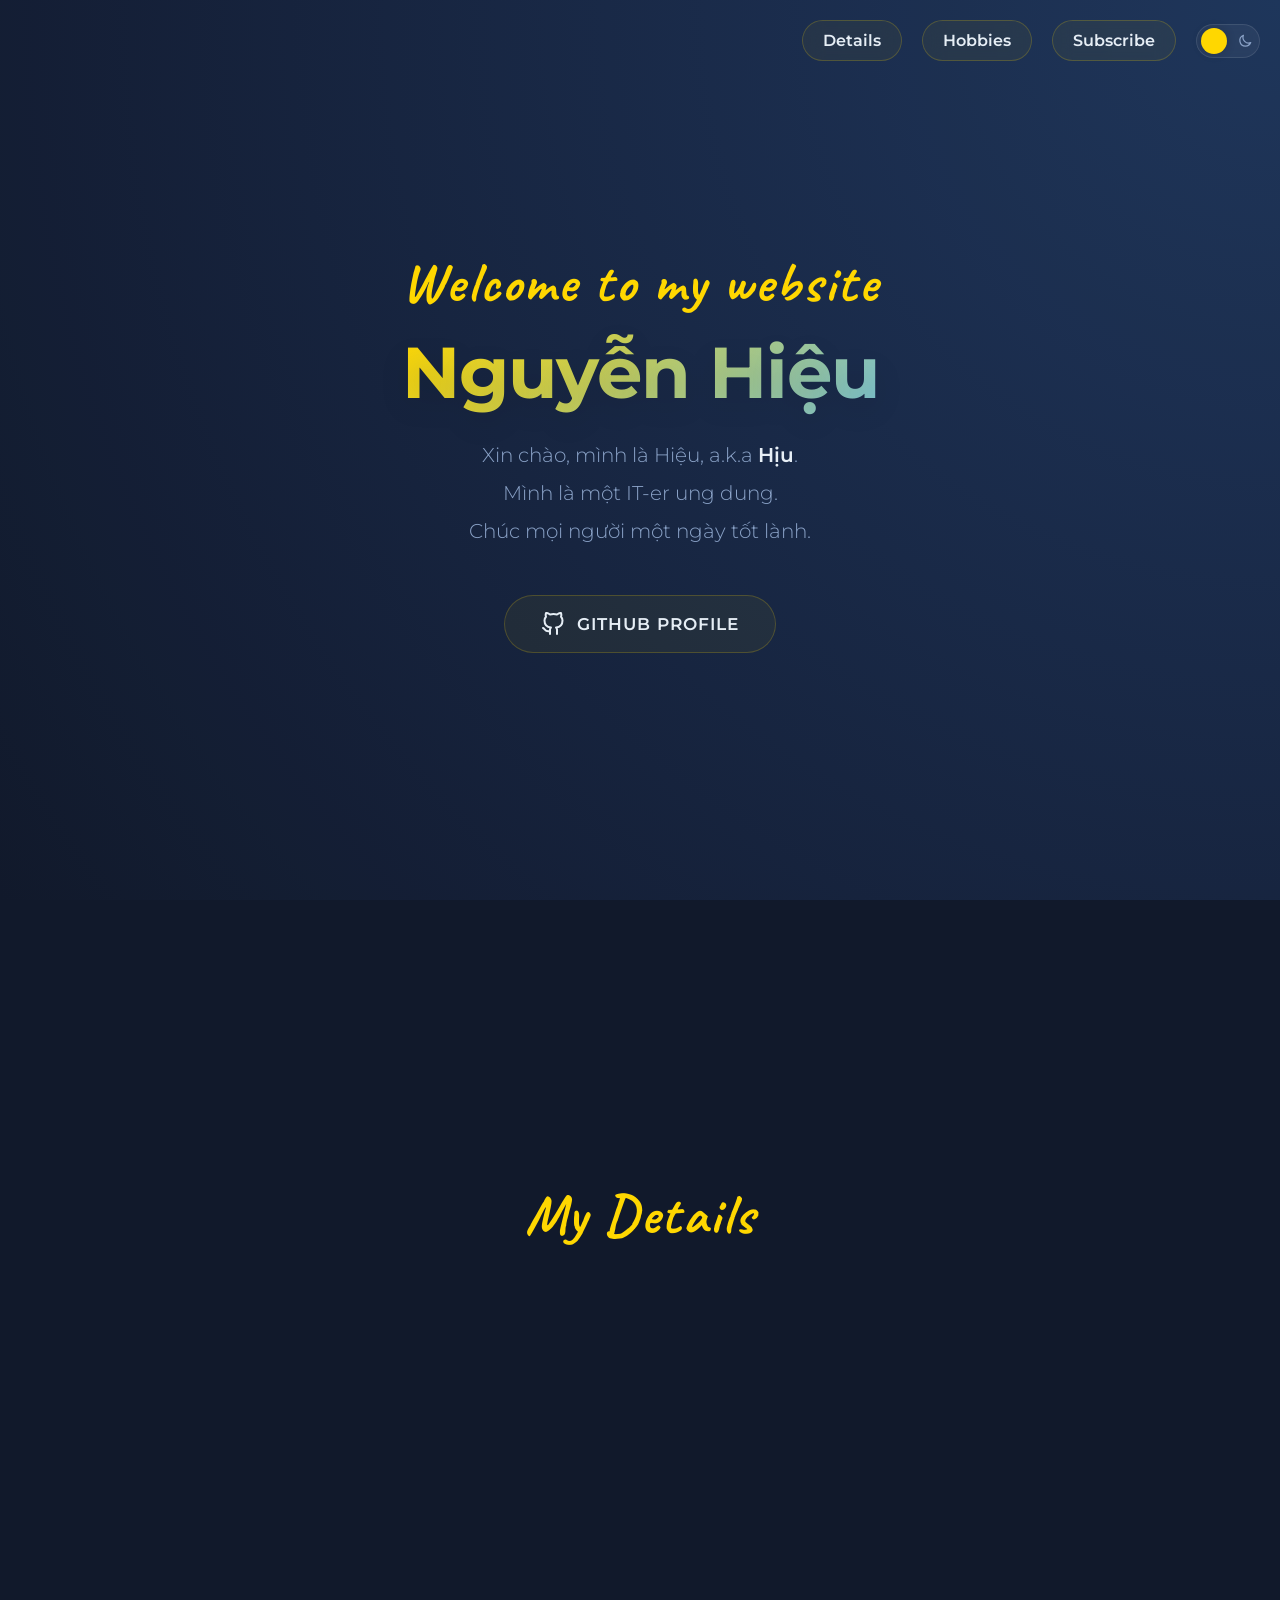
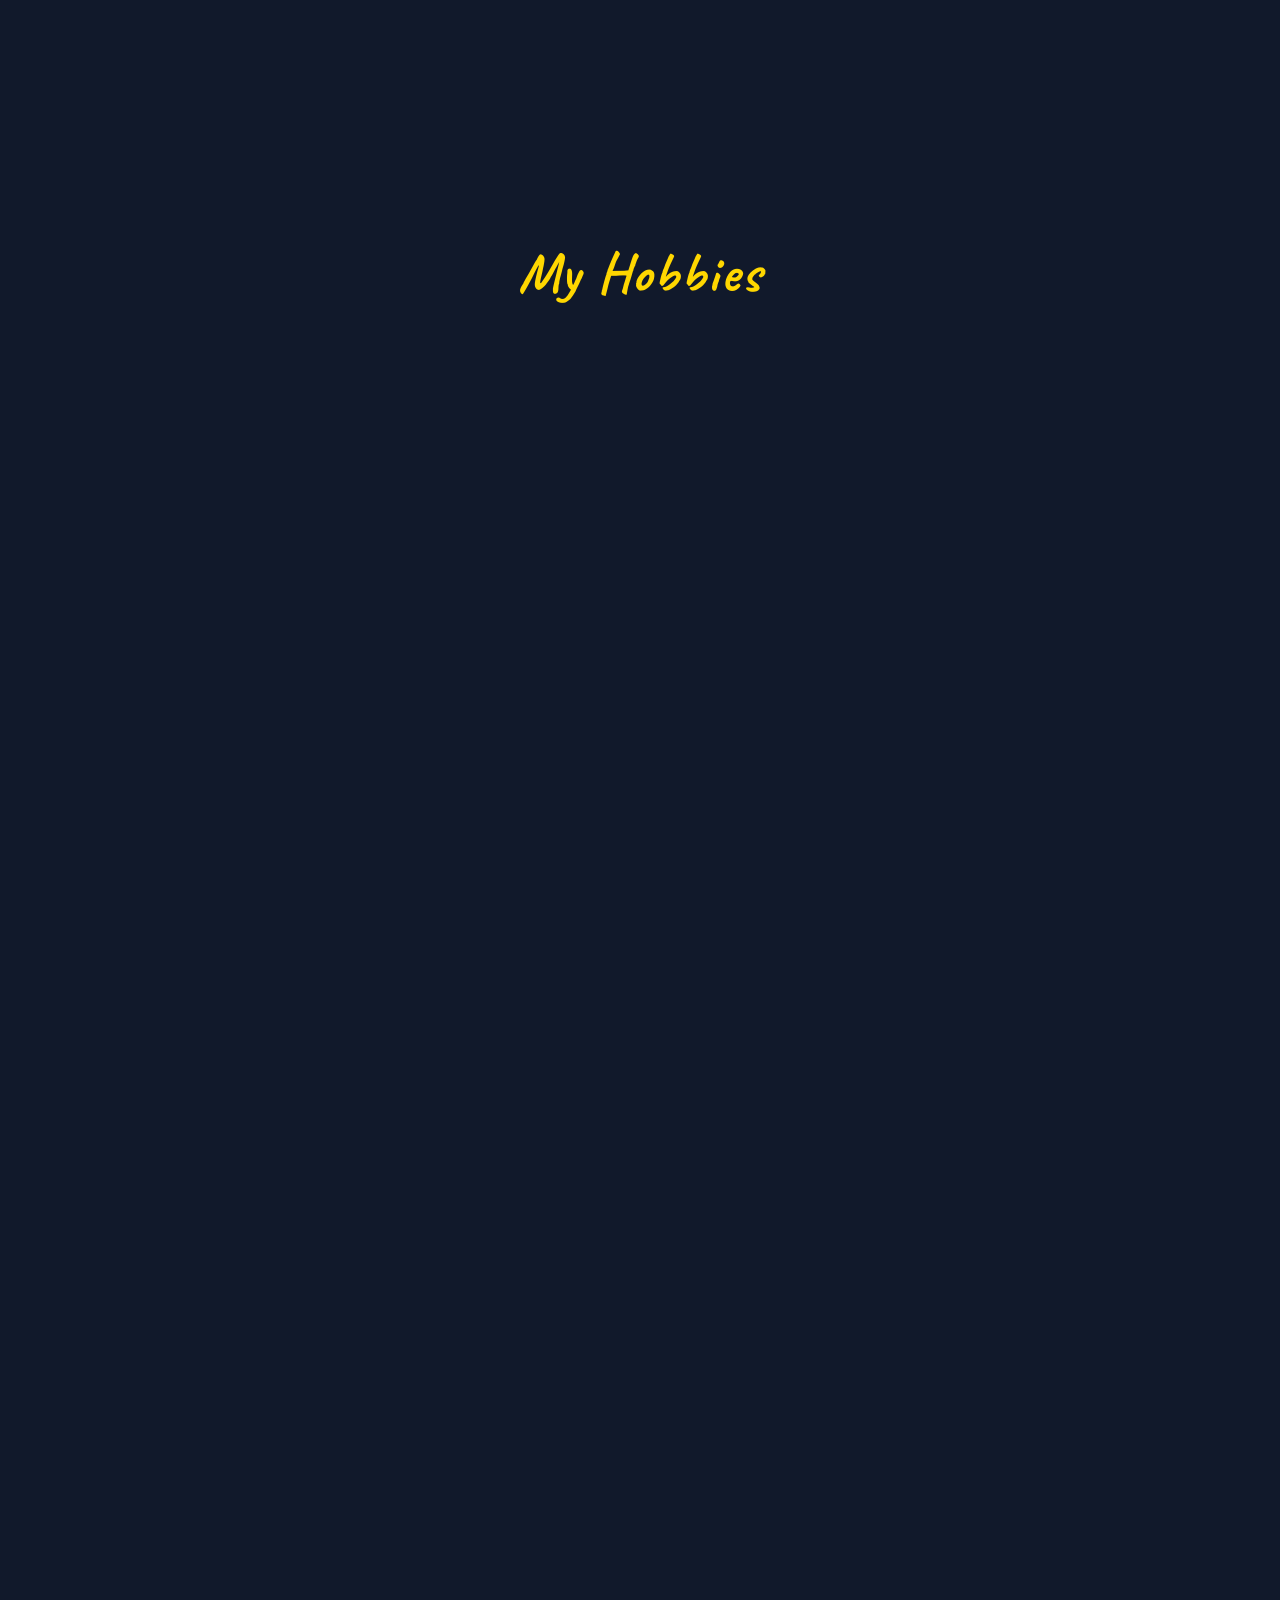
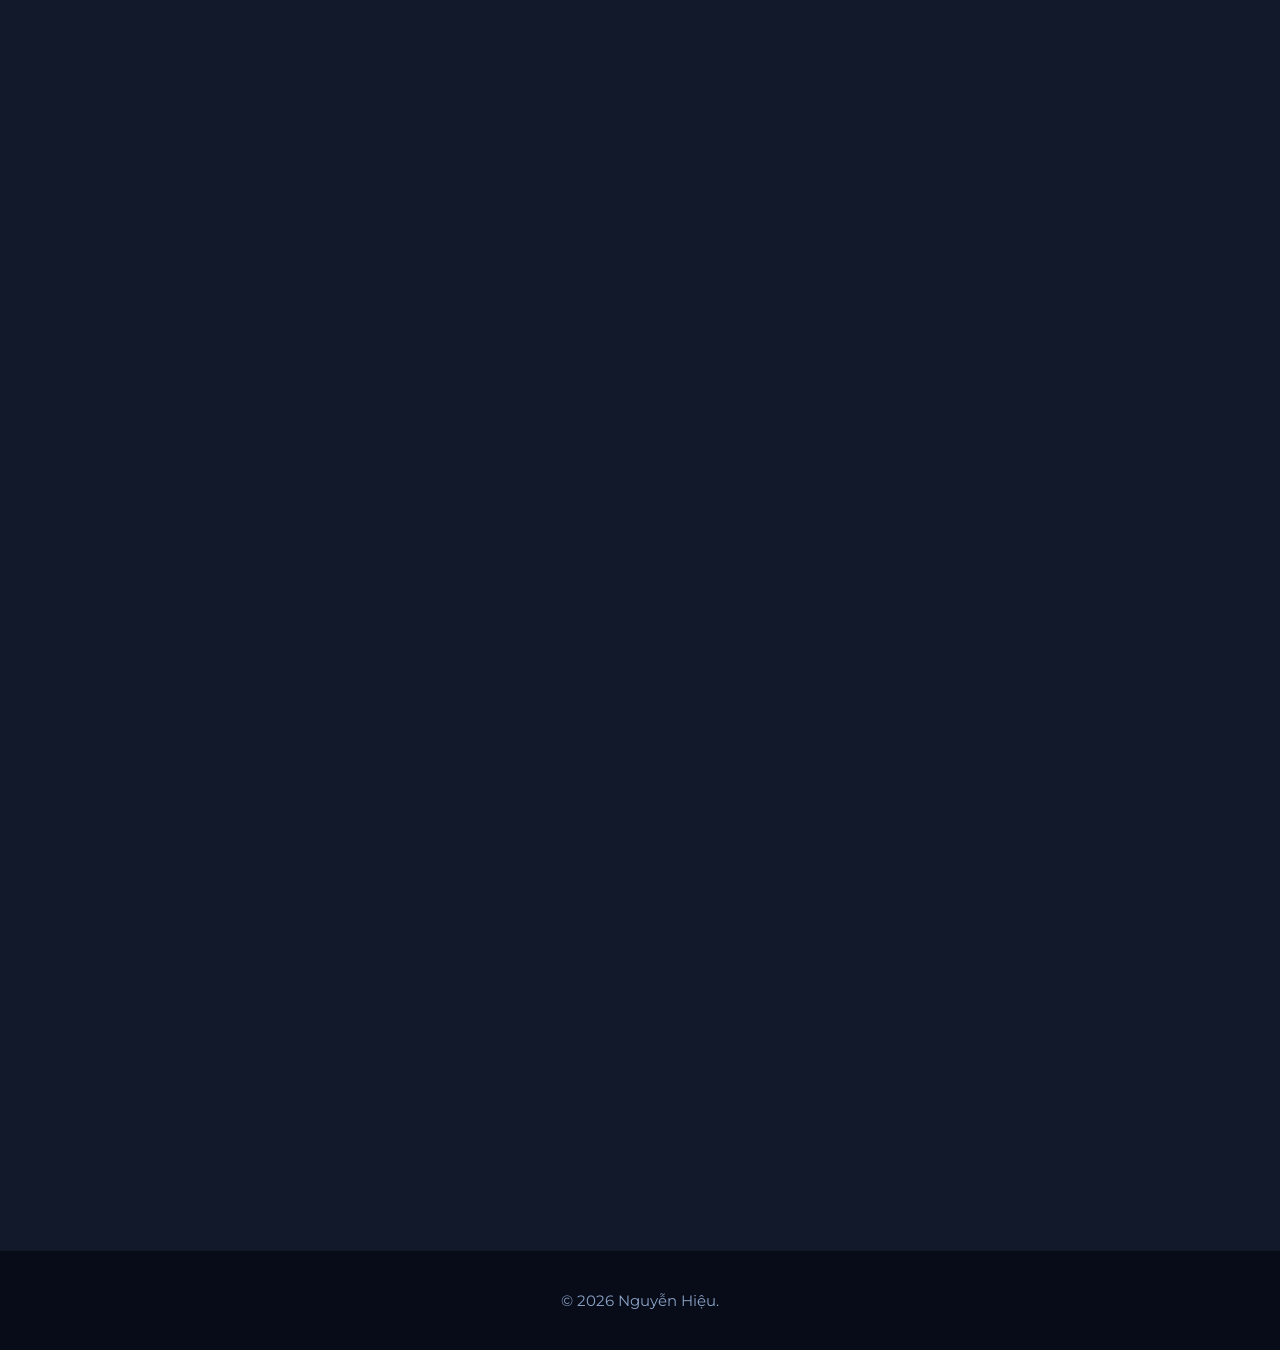
<file: index.html>
﻿<!DOCTYPE html>
<html lang="vi">
<head>
    <meta charset="UTF-8">
    <meta name="viewport" content="width=device-width, initial-scale=1.0">
    <title>Nguyễn Hiệu - Portfolio</title>
    <link rel="stylesheet" href="style.css">
    <link rel="preconnect" href="https://fonts.googleapis.com">
    <link rel="preconnect" href="https://fonts.gstatic.com" crossorigin>
    <link href="https://fonts.googleapis.com/css2?family=Montserrat:wght@300;400;600;700&family=Caveat:wght@400;600;700&display=swap" rel="stylesheet">
</head>
<body>
    <div class="main-page">
        <div class="top-controls">
            <a href="#details" class="nav-btn" id="btn-details">Details</a>
            <a href="#hobbies" class="nav-btn" id="btn-hobbies">Hobbies</a>
            <a href="register.html" class="nav-btn" id="btn-subscribe">Subscribe</a>
            <div class="theme-switch-wrapper">
        <label class="theme-switch" for="checkbox">
            <input type="checkbox" id="checkbox" />
            <div class="slider round">
                <svg class="sun" fill="none" stroke="currentColor" viewBox="0 0 24 24" xmlns="http://www.w3.org/2000/svg"><path stroke-linecap="round" stroke-linejoin="round" stroke-width="2" d="M12 3v1m0 16v1m9-9h-1M4 12H3m15.364 6.364l-.707-.707M6.343 6.343l-.707-.707m12.728 0l-.707.707M6.343 17.657l-.707.707M16 12a4 4 0 11-8 0 4 4 0 018 0z"></path></svg>
                <svg class="moon" fill="none" stroke="currentColor" viewBox="0 0 24 24" xmlns="http://www.w3.org/2000/svg"><path stroke-linecap="round" stroke-linejoin="round" stroke-width="2" d="M20.354 15.354A9 9 0 018.646 3.646 9.003 9.003 0 0012 21a9.003 9.003 0 008.354-5.646z"></path></svg>
            </div>
        </label>
        </div>
    </div>

    <section class="hero">
        <div class="content">
            <p class="welcome">Welcome to my website</p>
            <h1>Nguyễn Hiệu</h1>
            <p class="intro">
                <span class="write-line line-1">Xin chào, mình là Hiệu, a.k.a <strong>Hịu</strong>.</span><br>
                <span class="write-line line-2">Mình là một IT-er ung dung.</span><br>
                <span class="write-line line-3">Chúc mọi người một ngày tốt lành.</span>
            </p>
            <a href="https://github.com/Mr-Gwenchana" target="_blank" class="github-link">
                <svg viewBox="0 0 24 24" width="24" height="24" stroke="currentColor" stroke-width="2" fill="none" stroke-linecap="round" stroke-linejoin="round"><path d="M9 19c-5 1.5-5-2.5-7-3m14 6v-3.87a3.37 3.37 0 0 0-.94-2.61c3.14-.35 6.44-1.54 6.44-7A5.44 5.44 0 0 0 20 4.77 5.07 5.07 0 0 0 19.91 1S18.73.65 16 2.48a13.38 13.38 0 0 0-7 0C6.27.65 5.09 1 5.09 1A5.07 5.07 0 0 0 5 4.77a5.44 5.44 0 0 0-1.5 3.78c0 5.42 3.3 6.61 6.44 7A3.37 3.37 0 0 0 9 18.13V22"></path></svg>
                GitHub Profile
            </a>
        </div>
    </section>

    <section class="details-section">
        <div class="details-container">
            <h2 class="section-title">My Details</h2>
            <div class="details-grid">
                <!-- Full Name -->
                <div class="detail-card">
                    <div class="detail-icon">
                        <svg viewBox="0 0 24 24" width="32" height="32" stroke="currentColor" stroke-width="2" fill="none" stroke-linecap="round" stroke-linejoin="round"><path d="M20 21v-2a4 4 0 0 0-4-4H8a4 4 0 0 0-4 4v2"></path><circle cx="12" cy="7" r="4"></circle></svg>
                    </div>
                    <div class="detail-info">
                        <h3>Full Name</h3>
                        <p>Nguyễn Hữu Hiệu</p>
                    </div>
                </div>
                <!-- Birth -->
                <div class="detail-card">
                    <div class="detail-icon">
                        <svg viewBox="0 0 24 24" width="32" height="32" stroke="currentColor" stroke-width="2" fill="none" stroke-linecap="round" stroke-linejoin="round"><rect x="3" y="4" width="18" height="18" rx="2" ry="2"></rect><line x1="16" y1="2" x2="16" y2="6"></line><line x1="8" y1="2" x2="8" y2="6"></line><line x1="3" y1="10" x2="21" y2="10"></line></svg>
                    </div>
                    <div class="detail-info">
                        <h3>Day of Birth</h3>
                        <p>20-11-2005</p>
                    </div>
                </div>
                <!-- Hometown -->
                <div class="detail-card">
                    <div class="detail-icon">
                        <svg viewBox="0 0 24 24" width="32" height="32" stroke="currentColor" stroke-width="2" fill="none" stroke-linecap="round" stroke-linejoin="round"><path d="M21 10c0 7-9 13-9 13s-9-6-9-13a9 9 0 0 1 18 0z"></path><circle cx="12" cy="10" r="3"></circle></svg>
                    </div>
                    <div class="detail-info">
                        <h3>Hometown</h3>
                        <p>Hai Duong city</p>
                    </div>
                </div>
                <!-- Marital Status -->
                <div class="detail-card">
                    <div class="detail-icon">
                        <svg viewBox="0 0 24 24" width="32" height="32" stroke="currentColor" stroke-width="2" fill="none" stroke-linecap="round" stroke-linejoin="round"><path d="M20.84 4.61a5.5 5.5 0 0 0-7.78 0L12 5.67l-1.06-1.06a5.5 5.5 0 0 0-7.78 7.78l1.06 1.06L12 21.23l7.78-7.78 1.06-1.06a5.5 5.5 0 0 0 0-7.78z"></path></svg>
                    </div>
                    <div class="detail-info">
                        <h3>Marital Status</h3>
                        <p>Single</p>
                    </div>
                </div>
                <!-- School -->
                <div class="detail-card">
                    <div class="detail-icon">
                        <svg viewBox="0 0 24 24" width="32" height="32" stroke="currentColor" stroke-width="2" fill="none" stroke-linecap="round" stroke-linejoin="round"><path d="M22 10v6M2 10l10-5 10 5-10 5z"></path><path d="M6 12v5c3 3 9 3 12 0v-5"></path></svg>
                    </div>
                    <div class="detail-info">
                        <h3>School</h3>
                        <p>HUST</p>
                    </div>
                </div>
            </div>
        </div>
    </section>
    </div>

    <section class="final-section">
        <div class="sticky-container">
            <!-- Hobbies Layer -->
            <div class="hobbies-container">
                <h2 class="section-title">My Hobbies</h2>
                <div class="hobbies-grid">
                    <!-- F1 -->
                    <div class="hobby-card">
                        <div class="hobby-icon">
                            <svg viewBox="0 0 24 24" width="36" height="36" stroke="currentColor" stroke-width="1.5" fill="none" stroke-linecap="round" stroke-linejoin="round">
                                <path d="M2 8h4v4H2z" />
                                <path d="M3 14h18l2-1-6-1-2-2h-4L8 12H3z" />
                                <path d="M11 10a1.5 1.5 0 0 1 3 0" />
                                <circle cx="6" cy="15" r="3" fill="var(--bg-color)" />
                                <circle cx="18" cy="15" r="3" fill="var(--bg-color)" />
                            </svg>
                        </div>
                        <h3>F1</h3>
                        <p>Speed & Strategy</p>
                    </div>
                    <!-- Game -->
                    <div class="hobby-card">
                        <div class="hobby-icon">
                            <svg viewBox="0 0 24 24" width="36" height="36" stroke="currentColor" stroke-width="2" fill="none" stroke-linecap="round" stroke-linejoin="round"><rect x="2" y="6" width="20" height="12" rx="2" ry="2"></rect><path d="M12 12h.01"></path><path d="M17 12h.01"></path><path d="M7 12h.01"></path></svg>
                        </div>
                        <h3>Game</h3>
                        <p>Digital Adventures</p>
                    </div>
                    <!-- Music -->
                    <div class="hobby-card">
                        <div class="hobby-icon">
                            <svg viewBox="0 0 24 24" width="36" height="36" stroke="currentColor" stroke-width="2" fill="none" stroke-linecap="round" stroke-linejoin="round"><path d="M9 18V5l12-2v13"></path><circle cx="6" cy="18" r="3"></circle><circle cx="18" cy="16" r="3"></circle></svg>
                        </div>
                        <h3>Music Instrumental</h3>
                        <p>Melodies & Rhythm</p>
                    </div>
                    <!-- Pet Keeping -->
                    <div class="hobby-card">
                        <div class="hobby-icon">
                            <svg viewBox="0 0 24 24" width="36" height="36" stroke="currentColor" stroke-width="2" fill="none" stroke-linecap="round" stroke-linejoin="round"><path d="M12 5.5A2.5 2.5 0 0 1 14.5 8a2.5 2.5 0 0 1-5 0A2.5 2.5 0 0 1 12 5.5z"></path><path d="M18.8 8A2.8 2.8 0 0 1 21.6 10.8a2.8 2.8 0 0 1-5.6 0A2.8 2.8 0 0 1 18.8 8z"></path><path d="M5.2 8A2.8 2.8 0 0 1 8 10.8a2.8 2.8 0 0 1-5.6 0A2.8 2.8 0 0 1 5.2 8z"></path><path d="M12 11.5c-2.8 0-5.5 1.5-6.5 4.5-.8 2.5.5 5 2.5 5.5 2.5.5 4-1 4-1s1.5 1.5 4 1c2-.5 3.3-3 2.5-5.5-1-3-3.7-4.5-6.5-4.5z"></path></svg>
                        </div>
                        <h3>Pet Keeping</h3>
                        <p>Animal Friends</p>
                    </div>
                </div>
            </div>

            <!-- Signature Layer -->
            <div class="signature-container">
                <div class="greeting-box">
                    <svg class="daisy-icon" width="50" height="50" viewBox="0 0 24 24" fill="none" stroke="var(--accent-1)" stroke-width="1.5" stroke-linecap="round" stroke-linejoin="round">
                        <!-- Petals -->
                        <path d="M12 7.5a4.5 4.5 0 1 1 4.5 4.5M12 7.5A4.5 4.5 0 1 0 7.5 12M12 7.5V3m0 13.5a4.5 4.5 0 1 1-4.5-4.5M12 16.5a4.5 4.5 0 1 0 4.5-4.5M12 16.5v4.5m4.5-9a4.5 4.5 0 1 1-4.5 4.5m4.5-4.5h4.5m-13.5 0a4.5 4.5 0 1 0 4.5-4.5m-4.5 4.5H3"/>
                        <!-- Center -->
                        <circle cx="12" cy="12" r="3" fill="var(--accent-2)"/>
                    </svg>
                    <h2>Greeting !</h2>
                </div>
                <svg id="signature" viewBox="0 0 786 449" xmlns="http://www.w3.org/2000/svg">
                    <defs>
                        <linearGradient id="gradient" x1="0%" y1="0%" x2="100%" y2="0%">
                            <stop offset="0%" stop-color="var(--accent-1)" />
                            <stop offset="100%" stop-color="var(--accent-2)" />
                        </linearGradient>
                    </defs>
                    <!-- Vector 1 (Left part) -->
                    <path class="sig-path" d="M162.118 101.154C150.018 132.936 141.805 148.686 123.618 171.654C94.8243 204.566 77.4306 217.126 42.6179 221.654C23.865 212.04 24.1744 196.652 39.1179 157.154C66.4143 109.592 84.2982 88.2598 117.618 53.1541C169.28 7.92503 189.429 -2.3444 212.618 1.1541C230.18 6.59526 234.636 17.904 238.618 44.1541C238.972 91.057 233.695 117.491 223.618 164.654C194.517 278.372 175.333 325.944 140.118 405.154C121.131 437.589 111.546 448.214 97.1179 448.154C76.9208 442.672 71.8235 429.177 72.6179 390.154C89.8252 307.245 107.554 267.621 150.618 206.654C203.855 133.892 233.167 92.5289 297.618 31.6541C311.197 49.2533 308.947 67.082 302.118 101.154L278.118 164.654C293.421 130.642 302.759 113.868 323.118 95.1541C332.167 100.214 333.667 106.825 330.618 124.654C343.157 95.9517 351.092 85.8404 367.118 80.1541C374.683 88.7364 375.53 95.2655 371.618 109.654" />
                    <!-- Vector 2 (Right part) -->
                    <path class="sig-path" d="M396.203 56.0255C393.635 76.1313 390.452 87.0013 376.703 104.525C365.546 117.408 358.964 122.599 346.703 128.525C334.206 132.321 327.201 132.616 314.703 128.525C304.507 122.077 305.137 110.687 314.703 80.0255C341.424 41.4297 356.554 27.7777 383.703 12.0255C397.116 5.07272 404.018 2.33904 414.703 0.525467C430.667 10.8283 433.599 16.4972 434.203 26.5255C436.042 59.1272 433.602 77.1374 426.203 109.025C407.7 202.592 393.621 254.144 362.203 344.525C338.859 383.763 330.06 391.448 319.203 389.025C300.418 387.764 294.189 381.802 292.203 360.025C300.794 287.672 311.851 258.67 343.203 228.525L497.703 80.0255L502.203 56.0255L484.703 190.525C489.741 170.554 492.568 159.53 497.703 147.025C508.587 127.849 514.991 120.069 526.703 109.025C530.12 123.168 528.558 131.468 518.703 147.025C541.914 125.577 553.32 118.135 572.203 109.025C577.363 123.758 575.471 132.09 567.203 147.025C593.663 127.327 608.111 118.733 633.703 104.525" />
                    <!-- Vector 3 (Underline curve) -->
                    <path class="sig-path" d="M0.203369 425.525C205.86 333.959 322.988 284.338 533.703 197.525C636.763 160.825 690.907 147.576 785.203 128.525" />
                </svg>
            </div>
        </div>
    </section>

    <footer class="footer">
        <p>&copy; 2026 Nguyễn Hiệu.</p>
    </footer>

    <script src="script.js"></script>
</body>
</html>
</file>
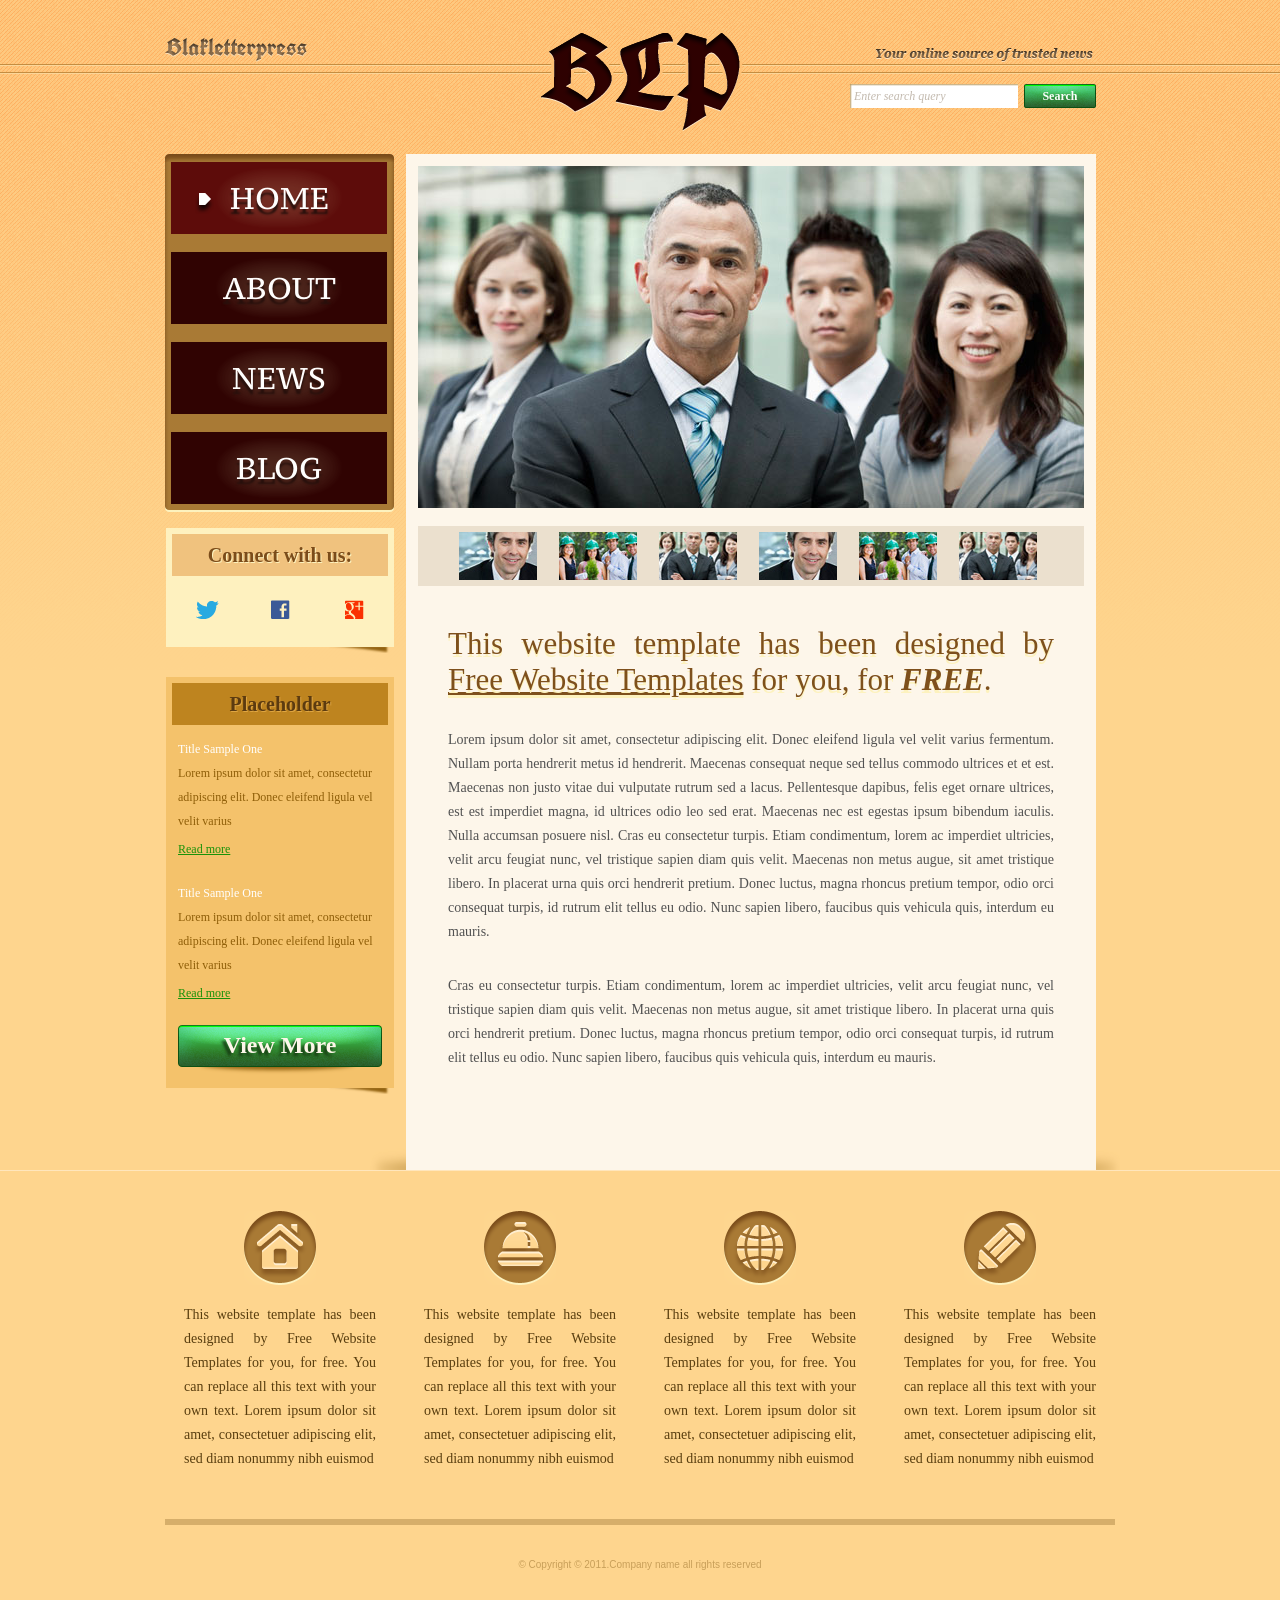
<file: Assigment_2/index.html>
<!DOCTYPE html>
<!-- Website template by freewebsitetemplates.com -->
<html>
<head>
	<meta charset="UTF-8">
	<title>Blakletterpress Website Template</title>
	<link rel="stylesheet" href="css/style.css" type="text/css">
</head>
<body>
	<div id="page">
		<div id="header">
			<div id="motto">
				<a href="index.html" class="sitename"><img src="images/blakletterpress.png" height="24" width="142" alt="SiteName"></a>
				<p>
					<img src="images/header-text.png" height="14" width="218" alt="Text">
				</p>
			</div>
			<div id="logo">
				<a href="index.html"><img src="images/logo.png" alt="LOGO"></a>
			</div>
			<div id="searchbar">
				<form action="#" method="post">
					<input type="text" value="Enter search query" class="txtfield" onBlur="javascript:if(this.value==''){this.value=this.defaultValue;}" onFocus="javascript:if(this.value==this.defaultValue){this.value='';}">
					<input type="submit" value="Search" class="btn">
				</form>
			</div>
		</div>
		<div id="contents">
			<div id="main">
				<div id="gallery">
					<div>
						<img src="images/team-large.jpg" alt="Img">
					</div>
					<ul>
						<li>
							<img src="images/smiling.jpg" alt="Img">
						</li>
						<li>
							<img src="images/ecofriends.jpg" alt="Img">
						</li>
						<li>
							<img src="images/team.jpg" alt="Img">
						</li>
						<li>
							<img src="images/smiling.jpg" alt="Img">
						</li>
						<li>
							<img src="images/ecofriends.jpg" alt="Img">
						</li>
						<li>
							<img src="images/team.jpg" alt="Img">
						</li>
					</ul>
				</div>
				<div class="body">
					<h1>This website template has been designed by <a href="http://www.freewebsitetemplates.com/">Free Website Templates</a> for you, for <em>free</em>.</h1>
					<p>
						Lorem ipsum dolor sit amet, consectetur adipiscing elit. Donec eleifend ligula vel velit varius fermentum. Nullam porta hendrerit metus id hendrerit. Maecenas consequat neque sed tellus commodo ultrices et et est. Maecenas non justo vitae dui vulputate rutrum sed a lacus. Pellentesque dapibus, felis eget ornare ultrices, est est imperdiet magna, id ultrices odio leo sed erat. Maecenas nec est egestas ipsum bibendum iaculis. Nulla accumsan posuere nisl. Cras eu consectetur turpis. Etiam condimentum, lorem ac imperdiet ultricies, velit arcu feugiat nunc, vel tristique sapien diam quis velit. Maecenas non metus augue, sit amet tristique libero. In placerat urna quis orci hendrerit pretium. Donec luctus, magna rhoncus pretium tempor, odio orci consequat turpis, id rutrum elit tellus eu odio. Nunc sapien libero, faucibus quis vehicula quis, interdum eu mauris.
					</p>
					<p>
						Cras eu consectetur turpis. Etiam condimentum, lorem ac imperdiet ultricies, velit arcu feugiat nunc, vel tristique sapien diam quis velit. Maecenas non metus augue, sit amet tristique libero. In placerat urna quis orci hendrerit pretium. Donec luctus, magna rhoncus pretium tempor, odio orci consequat turpis, id rutrum elit tellus eu odio. Nunc sapien libero, faucibus quis vehicula quis, interdum eu mauris.
					</p>
				</div>
			</div>
			<div id="sidebar">
				<div id="navigation">
					<div>
						<ul>
							<li class="selected">
								<a href="index.html">Home</a>
							</li>
							<li>
								<a href="about.html">About</a>
							</li>
							<li>
								<a href="news.html">News</a>
							</li>
							<li>
								<a href="blog.html">Blog</a>
							</li>
						</ul>
					</div>
				</div>
				<div class="section">
					<div id="connect">
						<h2>Connect with us:</h2>
						<a href="http://freewebsitetemplates.com/go/twitter/" target="_blank" class="twitter"></a> <a href="http://freewebsitetemplates.com/go/facebook/" target="_blank" class="facebook"></a> <a href="http://freewebsitetemplates.com/go/googleplus/" target="_blank" class="googleplus"></a>
					</div>
				</div>
				<div class="section">
					<div id="posts">
						<h2>Placeholder</h2>
						<ul>
							<li>
								<h5>Title Sample One</h5>
								<p>
									Lorem ipsum dolor sit amet, consectetur adipiscing elit. Donec eleifend ligula vel velit varius
								</p>
								<a href="news.html" class="more">Read more</a>
							</li>
							<li>
								<h5>Title Sample One</h5>
								<p>
									Lorem ipsum dolor sit amet, consectetur adipiscing elit. Donec eleifend ligula vel velit varius
								</p>
								<a href="news.html" class="more">Read more</a>
							</li>
						</ul>
						<a href="news.html" class="btn2">View More</a>
					</div>
				</div>
			</div>
		</div>
		<div id="footer">
			<div>
				<ul id="featured">
					<li>
						<a href="index.html" class="home"></a>
						<p>
							This website template has been designed by Free Website Templates for you, for free. You can replace all this text with your own text. Lorem ipsum dolor sit amet, consectetuer adipiscing elit, sed diam nonummy nibh euismod
						</p>
					</li>
					<li>
						<a href="index.html" class="bell"></a>
						<p>
							This website template has been designed by Free Website Templates for you, for free. You can replace all this text with your own text. Lorem ipsum dolor sit amet, consectetuer adipiscing elit, sed diam nonummy nibh euismod
						</p>
					</li>
					<li>
						<a href="index.html" class="globe"></a>
						<p>
							This website template has been designed by Free Website Templates for you, for free. You can replace all this text with your own text. Lorem ipsum dolor sit amet, consectetuer adipiscing elit, sed diam nonummy nibh euismod
						</p>
					</li>
					<li>
						<a href="index.html" class="pencil"></a>
						<p>
							This website template has been designed by Free Website Templates for you, for free. You can replace all this text with your own text. Lorem ipsum dolor sit amet, consectetuer adipiscing elit, sed diam nonummy nibh euismod
						</p>
					</li>
				</ul>
				<p id="footnote">
					© Copyright © 2011.Company name all rights reserved
				</p>
			</div>
		</div>
	</div>
</body>
</html>
</file>
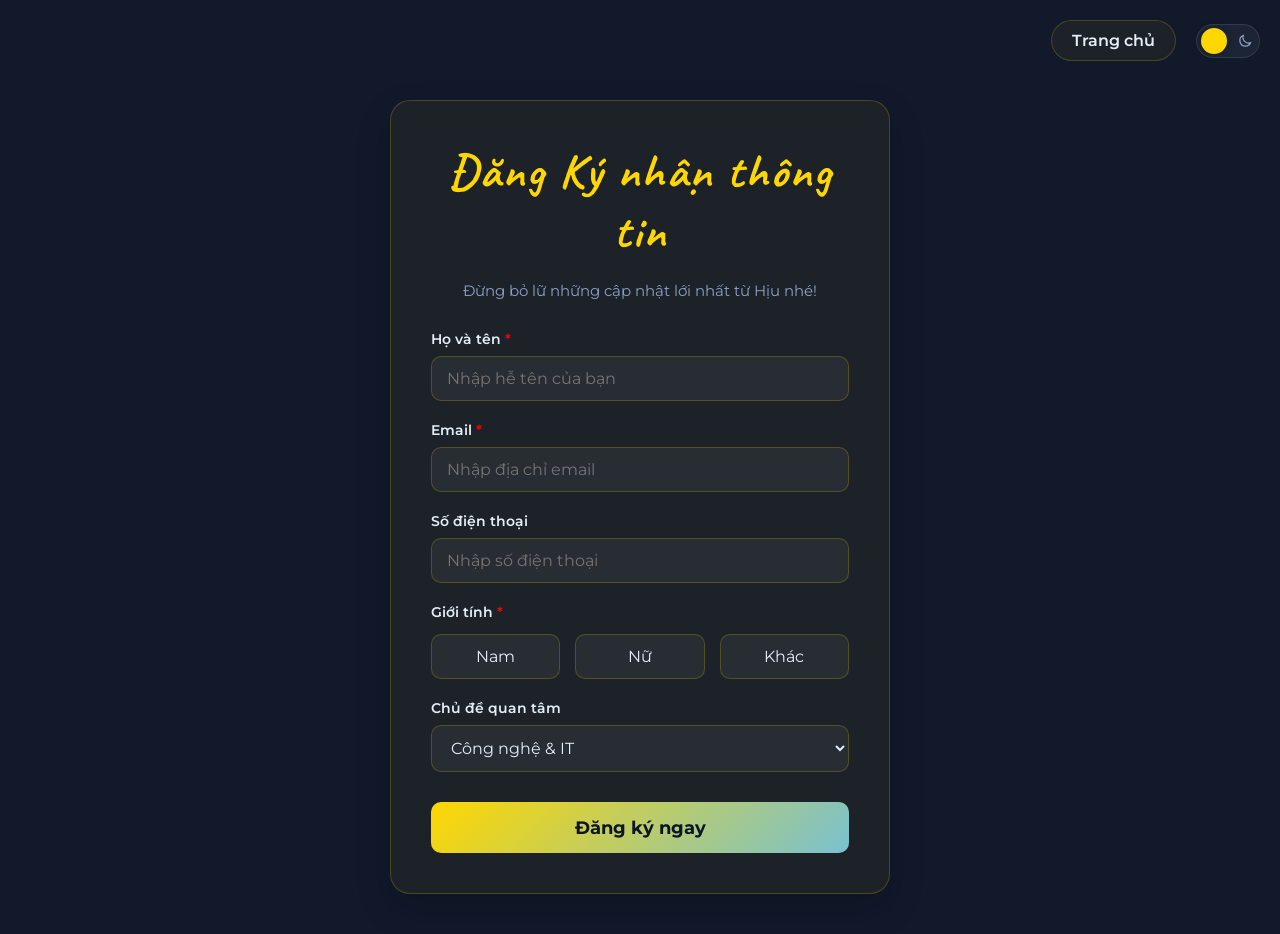
<file: register.html>
<!DOCTYPE html>
<html lang="vi">
<head>
    <meta charset="UTF-8">
    <meta name="viewport" content="width=device-width, initial-scale=1.0">
    <title>Đăng ký Thông tin - Nguyện Hiệu</title>
    <link rel="stylesheet" href="style.css">
    <link rel="preconnect" href="https://fonts.googleapis.com">
    <link rel="preconnect" href="https://fonts.gstatic.com" crossorigin>
    <link href="https://fonts.googleapis.com/css2?family=Montserrat:wght@300;400;600;700&family=Caveat:wght@400;600;700&display=swap" rel="stylesheet">
</head>
<body>
    <div class="main-page">
        <div class="top-controls">
            <a href="index.html" class="nav-btn">Trang chủ </a>
            <div class="theme-switch-wrapper">
                <label class="theme-switch" for="checkbox">
                    <input type="checkbox" id="checkbox" />
                    <div class="slider round">
                        <svg class="sun" fill="none" stroke="currentColor" viewBox="0 0 24 24" xmlns="http://www.w3.org/2000/svg"><path stroke-linecap="round" stroke-linejoin="round" stroke-width="2" d="M12 3v1m0 16v1m9-9h-1M4 12H3m15.364 6.364l-.707-.707M6.343 6.343l-.707-.707m12.728 0l-.707.707M6.343 17.657l-.707.707M16 12a4 4 0 11-8 0 4 4 0 018 0z"></path></svg>
                        <svg class="moon" fill="none" stroke="currentColor" viewBox="0 0 24 24" xmlns="http://www.w3.org/2000/svg"><path stroke-linecap="round" stroke-linejoin="round" stroke-width="2" d="M20.354 15.354A9 9 0 018.646 3.646 9.003 9.003 0 0012 21a9.003 9.003 0 008.354-5.646z"></path></svg>
                    </div>
                </label>
            </div>
        </div>

        <section class="register-section">
            <div class="register-container">
                <h2 class="section-title" style="margin-bottom: 20px; font-size: 3rem;">Đăng Ký nhận thông tin</h2>
                <p class="register-subtitle">Đừng bỏ lữ những cập nhật lới nhất từ Hịu nhé!</p>
                
                <form class="register-form" action="#" method="POST" id="registerForm">
                    <div class="form-group">
                        <label for="fullname">Họ và tên <span style="color: red;">*</span></label>
                        <input type="text" id="fullname" name="fullname" placeholder="Nhập hễ tên của bạn" required>
                    </div>
                    
                    <div class="form-group">
                        <label for="email">Email <span style="color: red;">*</span></label>
                        <input type="email" id="email" name="email" placeholder="Nhập địa chỉ email" required>
                    </div>
                    
                    <div class="form-group">
                        <label for="phone">Số điện thoại</label>
                        <input type="tel" id="phone" name="phone" placeholder="Nhập số điện thoại">
                    </div>

                    <div class="form-group">
                        <label>Giới tính <span style="color: red;">*</span></label>
                        <div class="gender-options">
                            <div class="gender-option">
                                <input type="radio" id="gender-male" name="gender" value="male" required>
                                <label for="gender-male">Nam</label>
                            </div>
                            <div class="gender-option">
                                <input type="radio" id="gender-female" name="gender" value="female" required>
                                <label for="gender-female">Nữ</label>
                            </div>
                            <div class="gender-option">
                                <input type="radio" id="gender-other" name="gender" value="other" required>
                                <label for="gender-other">Khác</label>
                            </div>
                        </div>
                    </div>
                    
                    <div class="form-group">
                        <label for="interest">Chủ đề quan tâm</label>
                        <select id="interest" name="interest">
                            <option value="tech">Công nghệ & IT</option>
                            <option value="life">Cuộc sống đời thường</option>
                            <option value="f1">Đua xe F1</option>
                            <option value="music">Âm nhạc</option>
                            <option value="gaming">Trò chơi điện tử</option>
                            <option value="pets">Thú cưng</option>
                            <option value="other">Khác</option>
                        </select>
                    </div>

                    <button type="submit" class="submit-btn">Đăng ký ngay</button>
                </form>
            </div>
        </section>
    </div>
    <script src="script.js"></script>
    <script>
        document.getElementById("registerForm").addEventListener("submit", function(e) {
            const fullname = document.getElementById("fullname").value.trim();
            const email = document.getElementById("email").value.trim();
            const gender = document.querySelector("input[name=\"gender\"]:checked");
            
            if (!fullname) {
                alert("Vui lòng nhập hễ và tên!");
                e.preventDefault();
                return;
            }
            if (!email) {
                alert("Vui lòng nhập email!");
                e.preventDefault();
                return;
            }
            if (!gender) {
                alert("Vui lòng chọn giới tính?");
                e.preventDefault();
                return;
            }
            
            alert("Đăng Ký thành công!");
            e.preventDefault(); // for demo
        });
    </script>
</body>
</html>
</file>
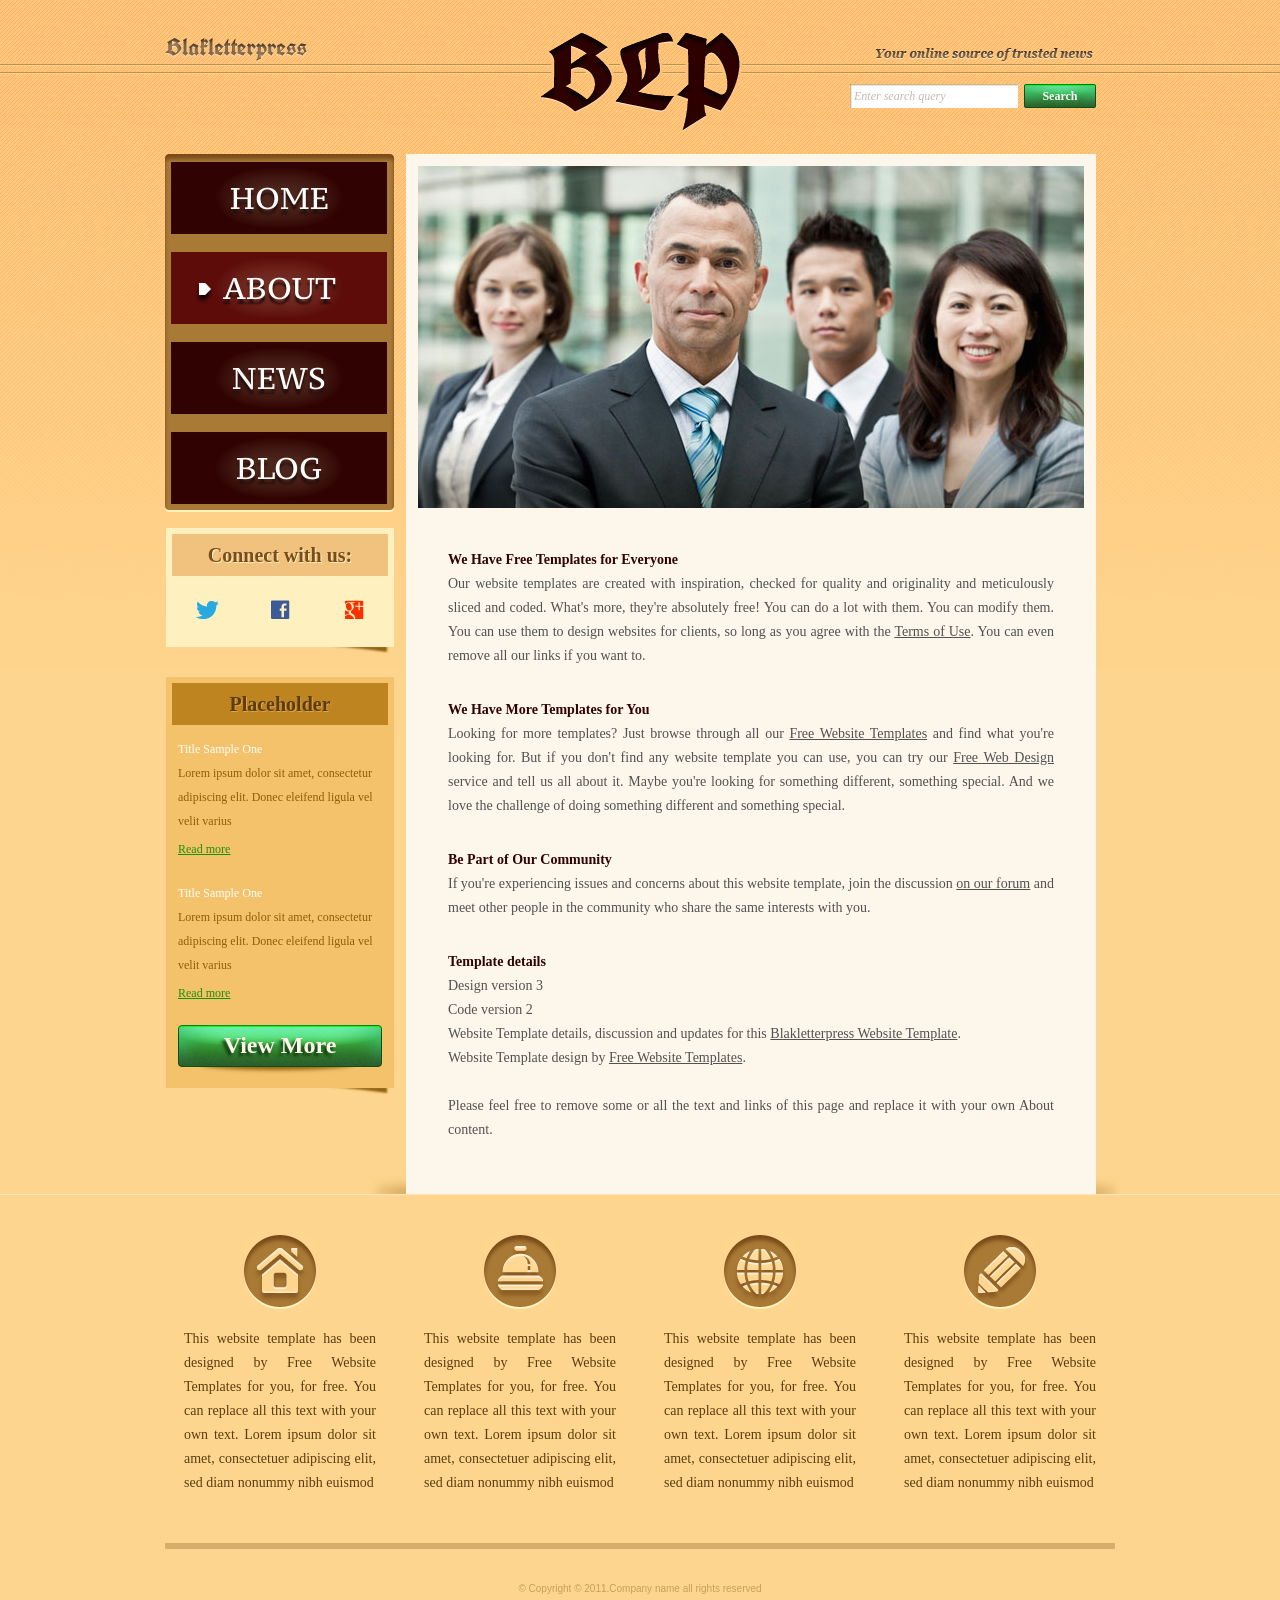
<file: Assigment_2/about.html>
<!DOCTYPE html>
<!-- Website template by freewebsitetemplates.com -->
<html>
<head>
	<meta charset="UTF-8">
	<title>About - Blakletterpress Website Template</title>
	<link rel="stylesheet" href="css/style.css" type="text/css">
</head>
<body>
	<div id="page">
		<div id="header">
			<div id="motto">
				<a href="index.html" class="sitename"><img src="images/blakletterpress.png" height="24" width="142" alt="SiteName"></a>
				<p>
					<img src="images/header-text.png" height="14" width="218" alt="Text">
				</p>
			</div>
			<div id="logo">
				<a href="index.html"><img src="images/logo.png" alt="LOGO"></a>
			</div>
			<div id="searchbar">
				<form action="#" method="post">
					<input type="text" value="Enter search query" class="txtfield" onBlur="javascript:if(this.value==''){this.value=this.defaultValue;}" onFocus="javascript:if(this.value==this.defaultValue){this.value='';}">
					<input type="submit" value="Search" class="btn">
				</form>
			</div>
		</div>
		<div id="contents">
			<div id="main">
				<div id="gallery">
					<div>
						<img src="images/team-large.jpg" alt="Img">
					</div>
				</div>
				<div id="about" class="body">
					<h4>We Have Free Templates for Everyone</h4>
					<p>
						Our website templates are created with inspiration, checked for quality and originality and meticulously sliced and coded. What's more, they're absolutely free! You can do a lot with them. You can modify them. You can use them to design websites for clients, so long as you agree with the <a href="http://www.freewebsitetemplates.com/about/terms/">Terms of Use</a>. You can even remove all our links if you want to.
					</p>
					<h4>We Have More Templates for You</h4>
					<p>
						Looking for more templates? Just browse through all our <a href="http://www.freewebsitetemplates.com/">Free Website Templates</a> and find what you're looking for. But if you don't find any website template you can use, you can try our <a href="http://www.freewebsitetemplates.com/freewebdesign/">Free Web Design</a> service and tell us all about it. Maybe you're looking for something different, something special. And we love the challenge of doing something different and something special.
					</p>
					<h4>Be Part of Our Community</h4>
					<p>
						If you're experiencing issues and concerns about this website template, join the discussion <a href="http://www.freewebsitetemplates.com/forums/">on our forum</a> and meet other people in the community who share the same interests with you.
					</p>
					<h4>Template details</h4>
					<p>
						Design version 3<br> Code version 2<br> Website Template details, discussion and updates for this <a href="http://www.freewebsitetemplates.com/forums/f18/">Blakletterpress Website Template</a>.<br> Website Template design by <a href="http://www.freewebsitetemplates.com/">Free Website Templates</a>.<br><br> Please feel free to remove some or all the text and links of this page and replace it with your own About content.
					</p>
				</div>
			</div>
			<div id="sidebar">
				<div id="navigation">
					<div>
						<ul>
							<li>
								<a href="index.html">Home</a>
							</li>
							<li class="selected">
								<a href="about.html">About</a>
							</li>
							<li>
								<a href="news.html">News</a>
							</li>
							<li>
								<a href="blog.html">Blog</a>
							</li>
						</ul>
					</div>
				</div>
				<div class="section">
					<div id="connect">
						<h2>Connect with us:</h2>
						<a href="http://freewebsitetemplates.com/go/twitter/" target="_blank" class="twitter"></a> <a href="http://freewebsitetemplates.com/go/facebook/" target="_blank" class="facebook"></a> <a href="http://freewebsitetemplates.com/go/googleplus/" target="_blank" class="googleplus"></a>
					</div>
				</div>
				<div class="section">
					<div id="posts">
						<h2>Placeholder</h2>
						<ul>
							<li>
								<h5>Title Sample One</h5>
								<p>
									Lorem ipsum dolor sit amet, consectetur adipiscing elit. Donec eleifend ligula vel velit varius
								</p>
								<a href="news.html" class="more">Read more</a>
							</li>
							<li>
								<h5>Title Sample One</h5>
								<p>
									Lorem ipsum dolor sit amet, consectetur adipiscing elit. Donec eleifend ligula vel velit varius
								</p>
								<a href="news.html" class="more">Read more</a>
							</li>
						</ul>
						<a href="news.html" class="btn2">View More</a>
					</div>
				</div>
			</div>
		</div>
		<div id="footer">
			<div>
				<ul id="featured">
					<li>
						<a href="index.html" class="home"></a>
						<p>
							This website template has been designed by Free Website Templates for you, for free. You can replace all this text with your own text. Lorem ipsum dolor sit amet, consectetuer adipiscing elit, sed diam nonummy nibh euismod
						</p>
					</li>
					<li>
						<a href="index.html" class="bell"></a>
						<p>
							This website template has been designed by Free Website Templates for you, for free. You can replace all this text with your own text. Lorem ipsum dolor sit amet, consectetuer adipiscing elit, sed diam nonummy nibh euismod
						</p>
					</li>
					<li>
						<a href="index.html" class="globe"></a>
						<p>
							This website template has been designed by Free Website Templates for you, for free. You can replace all this text with your own text. Lorem ipsum dolor sit amet, consectetuer adipiscing elit, sed diam nonummy nibh euismod
						</p>
					</li>
					<li>
						<a href="index.html" class="pencil"></a>
						<p>
							This website template has been designed by Free Website Templates for you, for free. You can replace all this text with your own text. Lorem ipsum dolor sit amet, consectetuer adipiscing elit, sed diam nonummy nibh euismod
						</p>
					</li>
					</li>
				</ul>
				<p id="footnote">
					© Copyright © 2011.Company name all rights reserved
				</p>
			</div>
		</div>
	</div>
</body>
</html>
</file>
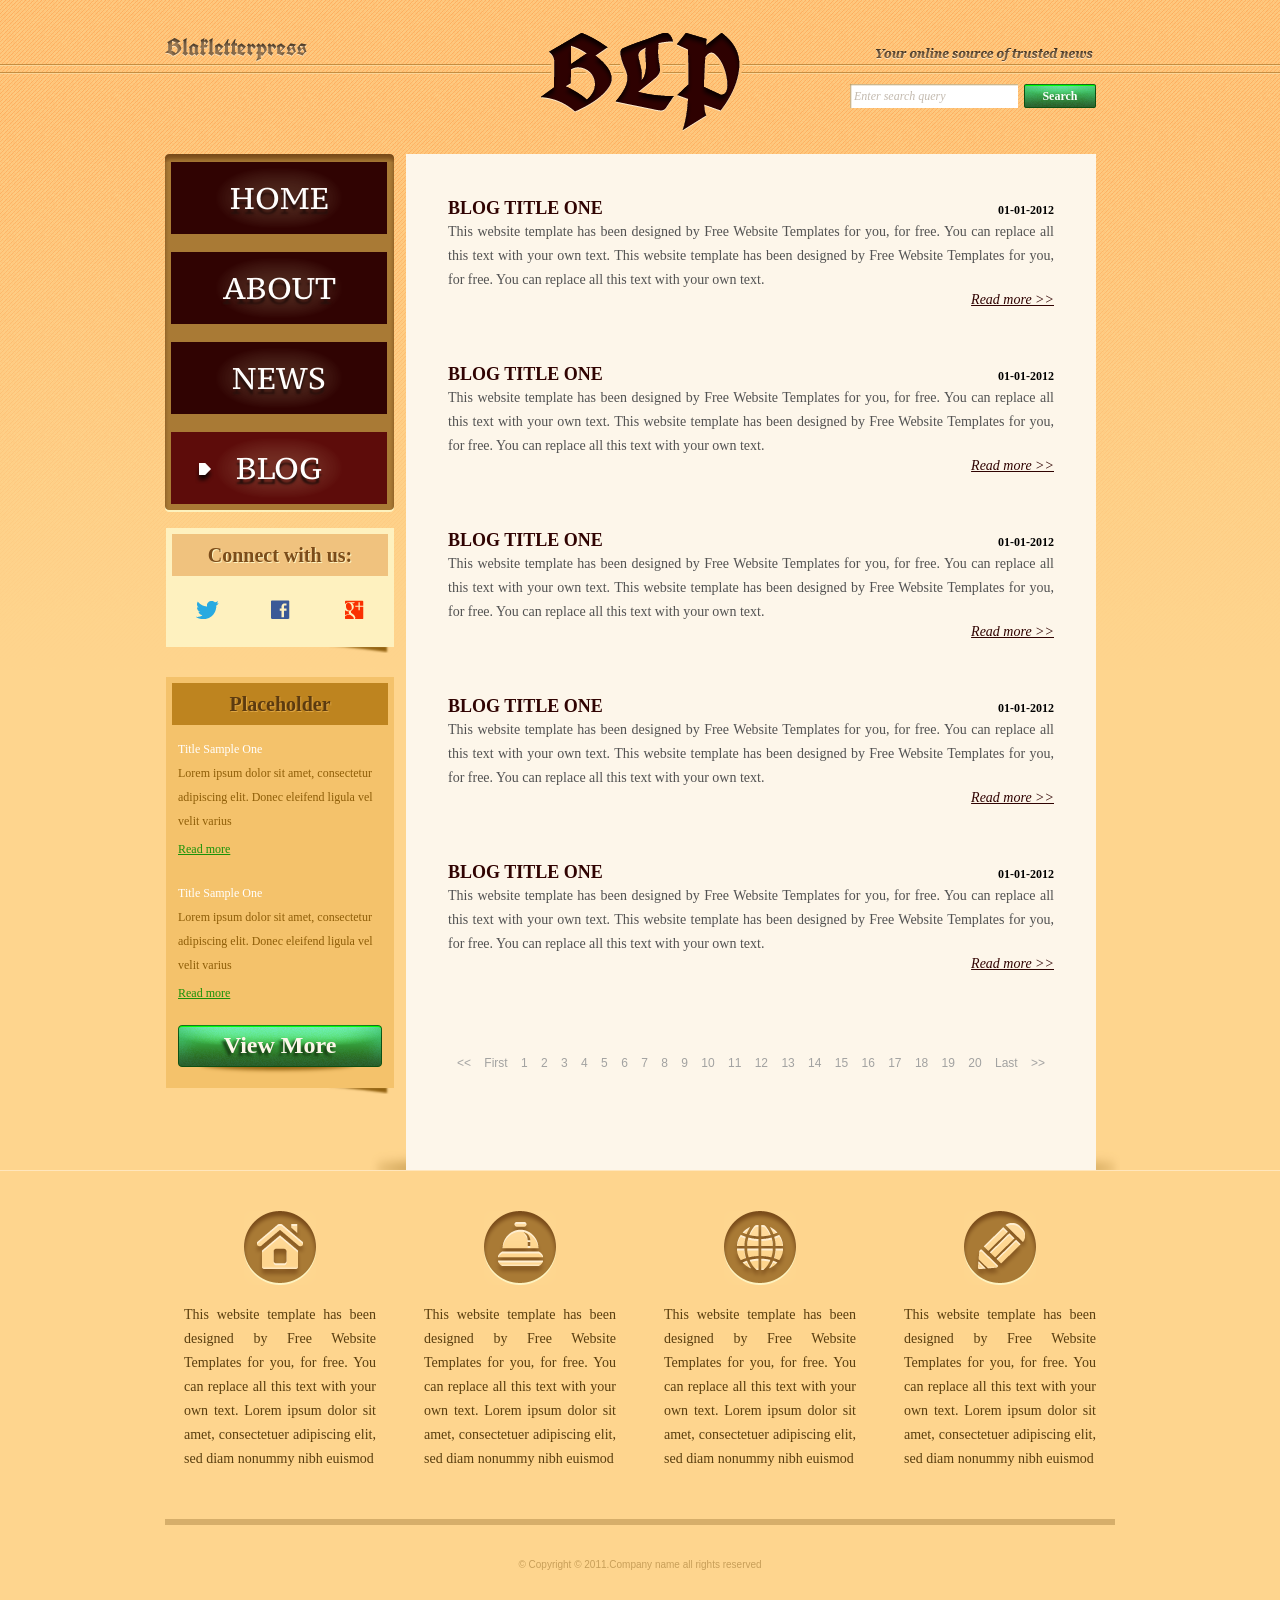
<file: Assigment_2/blog.html>
<!DOCTYPE html>
<!-- Website template by freewebsitetemplates.com -->
<html>
<head>
	<meta charset="UTF-8">
	<title>Blog - Blakletterpress Website Template</title>
	<link rel="stylesheet" href="css/style.css" type="text/css">
</head>
<body>
	<div id="page">
		<div id="header">
			<div id="motto">
				<a href="index.html" class="sitename"><img src="images/blakletterpress.png" height="24" width="142" alt="SiteName"></a>
				<p>
					<img src="images/header-text.png" height="14" width="218" alt="Text">
				</p>
			</div>
			<div id="logo">
				<a href="index.html"><img src="images/logo.png" alt="LOGO"></a>
			</div>
			<div id="searchbar">
				<form action="#" method="post">
					<input type="text" value="Enter search query" class="txtfield" onBlur="javascript:if(this.value==''){this.value=this.defaultValue;}" onFocus="javascript:if(this.value==this.defaultValue){this.value='';}">
					<input type="submit" value="Search" class="btn">
				</form>
			</div>
		</div>
		<div id="contents">
			<div id="main">
				<div class="body">
					<ul id="list">
						<li>
							<span class="time">01-01-2012</span>
							<h3>BLOG TITLE ONE</h3>
							<p>
								This website template has been designed by Free Website Templates for you, for free. You can replace all this text with your own text. This website template has been designed by Free Website Templates for you, for free. You can replace all this text with your own text.
							</p>
							<a href="blog.html" class="more">Read more >></a>
						</li>
						<li>
							<span class="time">01-01-2012</span>
							<h3>BLOG TITLE ONE</h3>
							<p>
								This website template has been designed by Free Website Templates for you, for free. You can replace all this text with your own text. This website template has been designed by Free Website Templates for you, for free. You can replace all this text with your own text.
							</p>
							<a href="blog.html" class="more">Read more >></a>
						</li>
						<li>
							<span class="time">01-01-2012</span>
							<h3>BLOG TITLE ONE</h3>
							<p>
								This website template has been designed by Free Website Templates for you, for free. You can replace all this text with your own text. This website template has been designed by Free Website Templates for you, for free. You can replace all this text with your own text.
							</p>
							<a href="blog.html" class="more">Read more >></a>
						</li>
						<li>
							<span class="time">01-01-2012</span>
							<h3>BLOG TITLE ONE</h3>
							<p>
								This website template has been designed by Free Website Templates for you, for free. You can replace all this text with your own text. This website template has been designed by Free Website Templates for you, for free. You can replace all this text with your own text.
							</p>
							<a href="blog.html" class="more">Read more >></a>
						</li>
						<li>
							<span class="time">01-01-2012</span>
							<h3>BLOG TITLE ONE</h3>
							<p>
								This website template has been designed by Free Website Templates for you, for free. You can replace all this text with your own text. This website template has been designed by Free Website Templates for you, for free. You can replace all this text with your own text.
							</p>
							<a href="blog.html" class="more">Read more >></a>
						</li>
					</ul>
					<div id="pagination">
						<a href="blog.html">&lt;&lt;</a> <a href="blog.html">First</a> <a href="blog.html">1</a> <a href="blog.html">2</a> <a href="blog.html">3</a> <a href="blog.html">4</a> <a href="blog.html">5</a> <a href="blog.html">6</a> <a href="blog.html">7</a> <a href="blog.html">8</a> <a href="blog.html">9</a> <a href="blog.html">10</a> <a href="blog.html">11</a> <a href="blog.html">12</a> <a href="blog.html">13</a> <a href="blog.html">14</a> <a href="blog.html">15</a> <a href="blog.html">16</a> <a href="blog.html">17</a> <a href="blog.html">18</a> <a href="blog.html">19</a> <a href="blog.html">20</a> <a href="blog.html">Last</a> <a href="blog.html">&gt;&gt;</a>
					</div>
				</div>
			</div>
			<div id="sidebar">
				<div id="navigation">
					<div>
						<ul>
							<li>
								<a href="index.html">Home</a>
							</li>
							<li>
								<a href="about.html">About</a>
							</li>
							<li>
								<a href="news.html">News</a>
							</li>
							<li class="selected">
								<a href="blog.html">Blog</a>
							</li>
						</ul>
					</div>
				</div>
				<div class="section">
					<div id="connect">
						<h2>Connect with us:</h2>
						<a href="http://freewebsitetemplates.com/go/twitter/" target="_blank" class="twitter"></a> <a href="http://freewebsitetemplates.com/go/facebook/" target="_blank" class="facebook"></a> <a href="http://freewebsitetemplates.com/go/googleplus/" target="_blank" class="googleplus"></a>
					</div>
				</div>
				<div class="section">
					<div id="posts">
						<h2>Placeholder</h2>
						<ul>
							<li>
								<h5>Title Sample One</h5>
								<p>
									Lorem ipsum dolor sit amet, consectetur adipiscing elit. Donec eleifend ligula vel velit varius
								</p>
								<a href="news.html" class="more">Read more</a>
							</li>
							<li>
								<h5>Title Sample One</h5>
								<p>
									Lorem ipsum dolor sit amet, consectetur adipiscing elit. Donec eleifend ligula vel velit varius
								</p>
								<a href="news.html" class="more">Read more</a>
							</li>
						</ul>
						<a href="news.html" class="btn2">View More</a>
					</div>
				</div>
			</div>
		</div>
		<div id="footer">
			<div>
				<ul id="featured">
					<li>
						<a href="index.html" class="home"></a>
						<p>
							This website template has been designed by Free Website Templates for you, for free. You can replace all this text with your own text. Lorem ipsum dolor sit amet, consectetuer adipiscing elit, sed diam nonummy nibh euismod
						</p>
					</li>
					<li>
						<a href="index.html" class="bell"></a>
						<p>
							This website template has been designed by Free Website Templates for you, for free. You can replace all this text with your own text. Lorem ipsum dolor sit amet, consectetuer adipiscing elit, sed diam nonummy nibh euismod
						</p>
					</li>
					<li>
						<a href="index.html" class="globe"></a>
						<p>
							This website template has been designed by Free Website Templates for you, for free. You can replace all this text with your own text. Lorem ipsum dolor sit amet, consectetuer adipiscing elit, sed diam nonummy nibh euismod
						</p>
					</li>
					<li>
						<a href="index.html" class="pencil"></a>
						<p>
							This website template has been designed by Free Website Templates for you, for free. You can replace all this text with your own text. Lorem ipsum dolor sit amet, consectetuer adipiscing elit, sed diam nonummy nibh euismod
						</p>
					</li>
				</ul>
				<p id="footnote">
					© Copyright © 2011.Company name all rights reserved
				</p>
			</div>
		</div>
	</div>
</body>
</html>
</file>
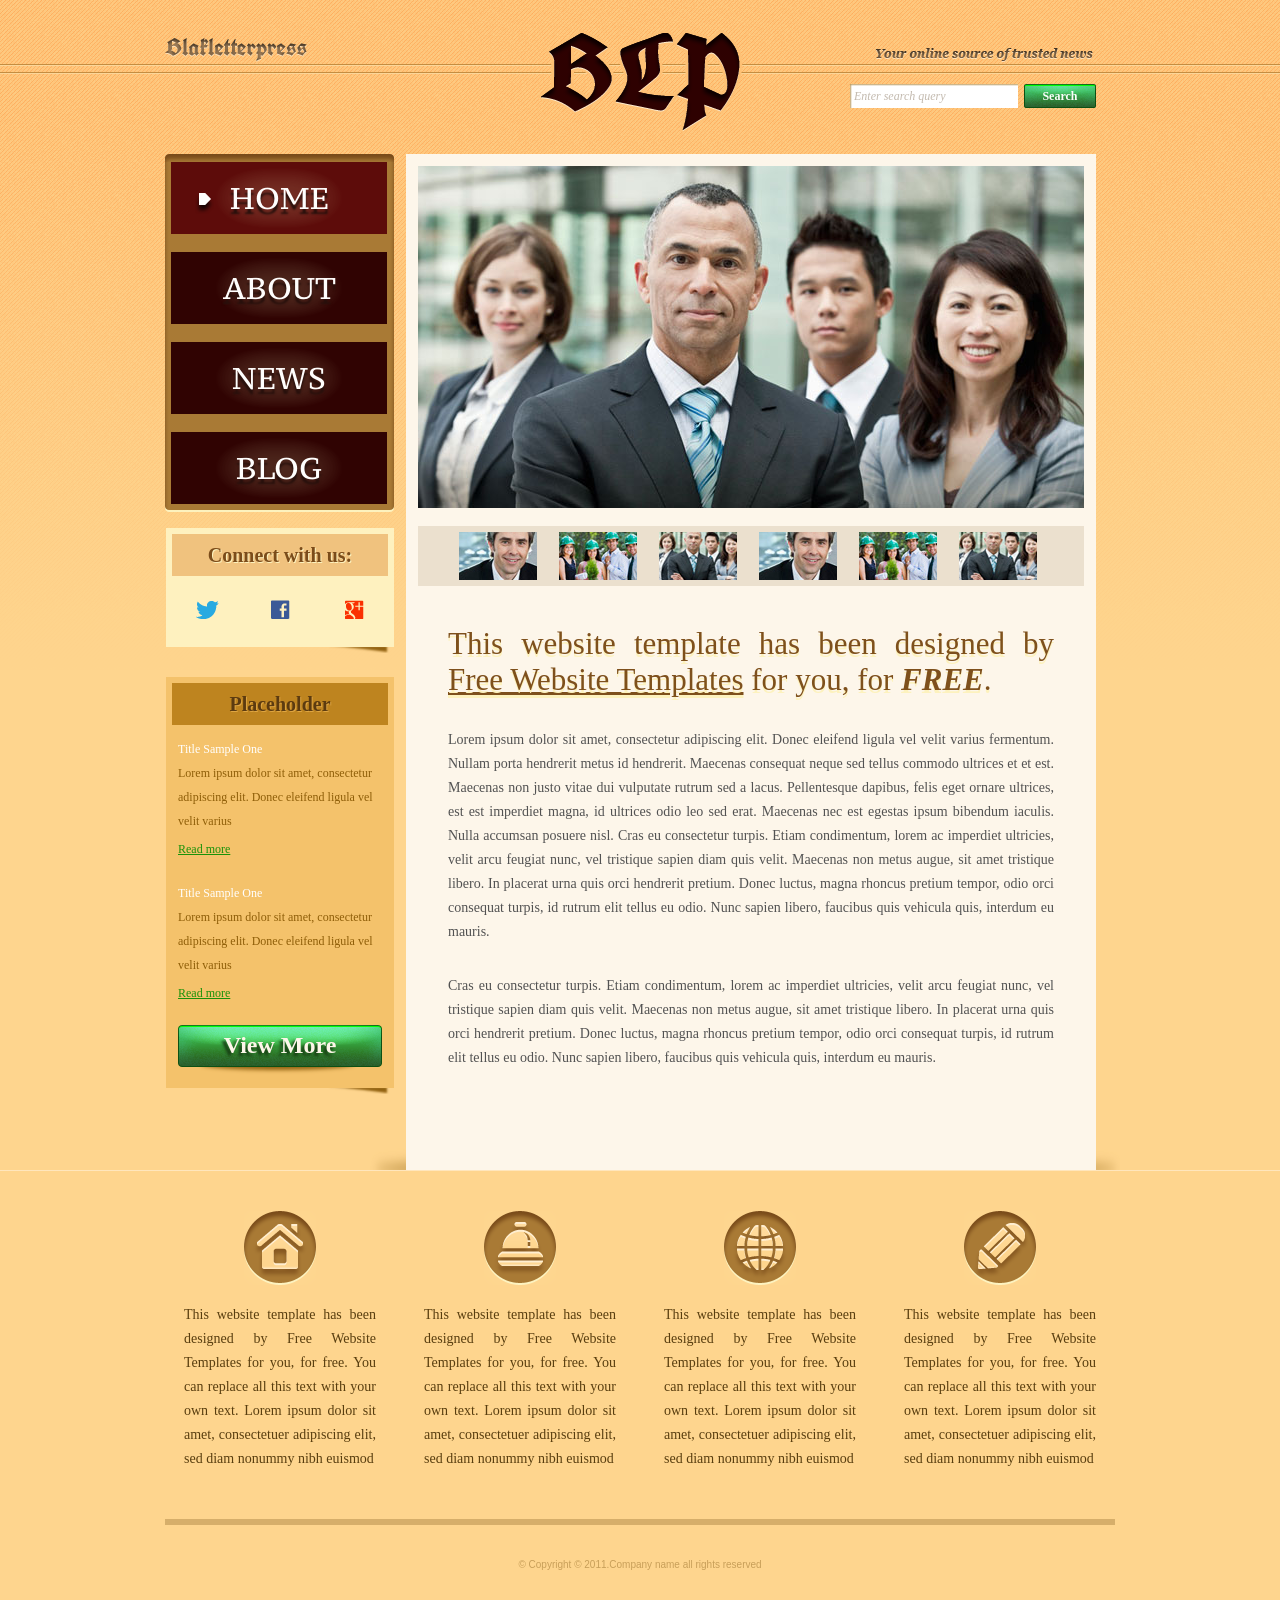
<file: Assigment_2/index_new.html>
<!DOCTYPE html>
<!-- Website template by freewebsitetemplates.com -->
<html>
<head>
	<meta charset="UTF-8">
	<title>Blakletterpress Website Template</title>
	<link rel="stylesheet" href="css/style.css" type="text/css">
</head>
<body>
	<div id="page">
		<header id="header">
			<section id="motto">
				<a href="index.html" class="sitename"><img src="images/blakletterpress.png" height="24" width="142" alt="SiteName"></a>
				<p>
					<img src="images/header-text.png" height="14" width="218" alt="Text">
				</p>
			</section>
			<section id="logo">
				<a href="index.html"><img src="images/logo.png" alt="LOGO"></a>
			</section>
			<section id="searchbar">
				<form action="#" method="post">
					<input type="text" value="Enter search query" class="txtfield" onBlur="javascript:if(this.value==''){this.value=this.defaultValue;}" onFocus="javascript:if(this.value==this.defaultValue){this.value='';}">
					<input type="submit" value="Search" class="btn">
				</form>
			</section>
		</header>
		<div id="contents">
			<main id="main">
				<section id="gallery">
					<figure>
						<img src="images/team-large.jpg" alt="Img">
					</figure>
					<ul>
						<li>
							<img src="images/smiling.jpg" alt="Img">
						</li>
						<li>
							<img src="images/ecofriends.jpg" alt="Img">
						</li>
						<li>
							<img src="images/team.jpg" alt="Img">
						</li>
						<li>
							<img src="images/smiling.jpg" alt="Img">
						</li>
						<li>
							<img src="images/ecofriends.jpg" alt="Img">
						</li>
						<li>
							<img src="images/team.jpg" alt="Img">
						</li>
					</ul>
				</section>
				<article class="body">
					<h1>This website template has been designed by <a href="http://www.freewebsitetemplates.com/">Free Website Templates</a> for you, for <em>free</em>.</h1>
					<p>
						Lorem ipsum dolor sit amet, consectetur adipiscing elit. Donec eleifend ligula vel velit varius fermentum. Nullam porta hendrerit metus id hendrerit. Maecenas consequat neque sed tellus commodo ultrices et et est. Maecenas non justo vitae dui vulputate rutrum sed a lacus. Pellentesque dapibus, felis eget ornare ultrices, est est imperdiet magna, id ultrices odio leo sed erat. Maecenas nec est egestas ipsum bibendum iaculis. Nulla accumsan posuere nisl. Cras eu consectetur turpis. Etiam condimentum, lorem ac imperdiet ultricies, velit arcu feugiat nunc, vel tristique sapien diam quis velit. Maecenas non metus augue, sit amet tristique libero. In placerat urna quis orci hendrerit pretium. Donec luctus, magna rhoncus pretium tempor, odio orci consequat turpis, id rutrum elit tellus eu odio. Nunc sapien libero, faucibus quis vehicula quis, interdum eu mauris.
					</p>
					<p>
						Cras eu consectetur turpis. Etiam condimentum, lorem ac imperdiet ultricies, velit arcu feugiat nunc, vel tristique sapien diam quis velit. Maecenas non metus augue, sit amet tristique libero. In placerat urna quis orci hendrerit pretium. Donec luctus, magna rhoncus pretium tempor, odio orci consequat turpis, id rutrum elit tellus eu odio. Nunc sapien libero, faucibus quis vehicula quis, interdum eu mauris.
					</p>
				</article>
			</main>
			<aside id="sidebar">
				<nav id="navigation">
					<section>
						<ul>
							<li class="selected">
								<a href="index.html">Home</a>
							</li>
							<li>
								<a href="about.html">About</a>
							</li>
							<li>
								<a href="news.html">News</a>
							</li>
							<li>
								<a href="blog.html">Blog</a>
							</li>
						</ul>
					</section>
				</nav>
				<section class="section">
					<section id="connect">
						<h2>Connect with us:</h2>
						<a href="http://freewebsitetemplates.com/go/twitter/" target="_blank" class="twitter"></a> <a href="http://freewebsitetemplates.com/go/facebook/" target="_blank" class="facebook"></a> <a href="http://freewebsitetemplates.com/go/googleplus/" target="_blank" class="googleplus"></a>
					</section>
				</section>
				<section class="section">
					<section id="posts">
						<h2>Placeholder</h2>
						<ul>
							<li>
								<h5>Title Sample One</h5>
								<p>
									Lorem ipsum dolor sit amet, consectetur adipiscing elit. Donec eleifend ligula vel velit varius
								</p>
								<a href="news.html" class="more">Read more</a>
							</li>
							<li>
								<h5>Title Sample One</h5>
								<p>
									Lorem ipsum dolor sit amet, consectetur adipiscing elit. Donec eleifend ligula vel velit varius
								</p>
								<a href="news.html" class="more">Read more</a>
							</li>
						</ul>
						<a href="news.html" class="btn2">View More</a>
					</section>
				</section>
			</aside>
		</div>
		<footer id="footer">
			<section>
				<ul id="featured">
					<li>
						<a href="index.html" class="home"></a>
						<p>
							This website template has been designed by Free Website Templates for you, for free. You can replace all this text with your own text. Lorem ipsum dolor sit amet, consectetuer adipiscing elit, sed diam nonummy nibh euismod
						</p>
					</li>
					<li>
						<a href="index.html" class="bell"></a>
						<p>
							This website template has been designed by Free Website Templates for you, for free. You can replace all this text with your own text. Lorem ipsum dolor sit amet, consectetuer adipiscing elit, sed diam nonummy nibh euismod
						</p>
					</li>
					<li>
						<a href="index.html" class="globe"></a>
						<p>
							This website template has been designed by Free Website Templates for you, for free. You can replace all this text with your own text. Lorem ipsum dolor sit amet, consectetuer adipiscing elit, sed diam nonummy nibh euismod
						</p>
					</li>
					<li>
						<a href="index.html" class="pencil"></a>
						<p>
							This website template has been designed by Free Website Templates for you, for free. You can replace all this text with your own text. Lorem ipsum dolor sit amet, consectetuer adipiscing elit, sed diam nonummy nibh euismod
						</p>
					</li>
				</ul>
				<p id="footnote">
					&copy; Copyright &copy; 2011.Company name all rights reserved
				</p>
			</section>
		</footer>
	</div>
</body>
</html>
</file>
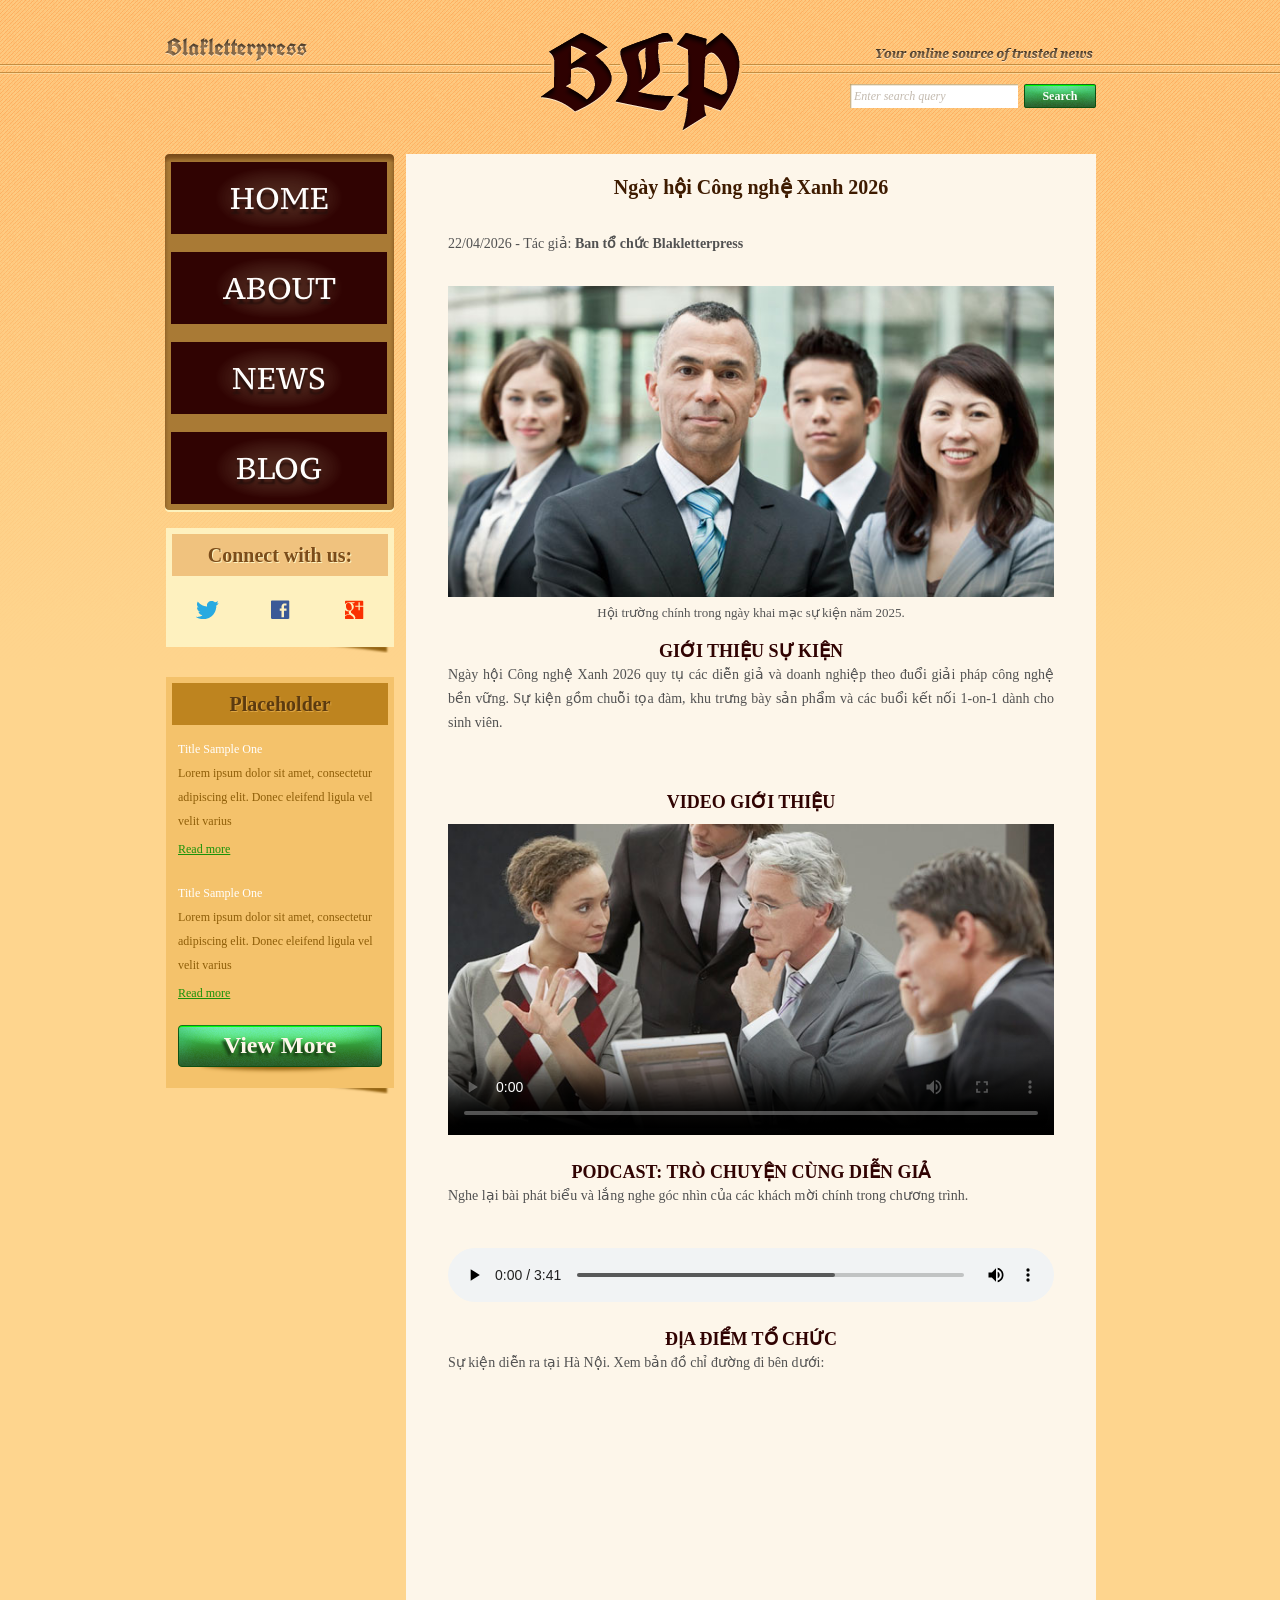
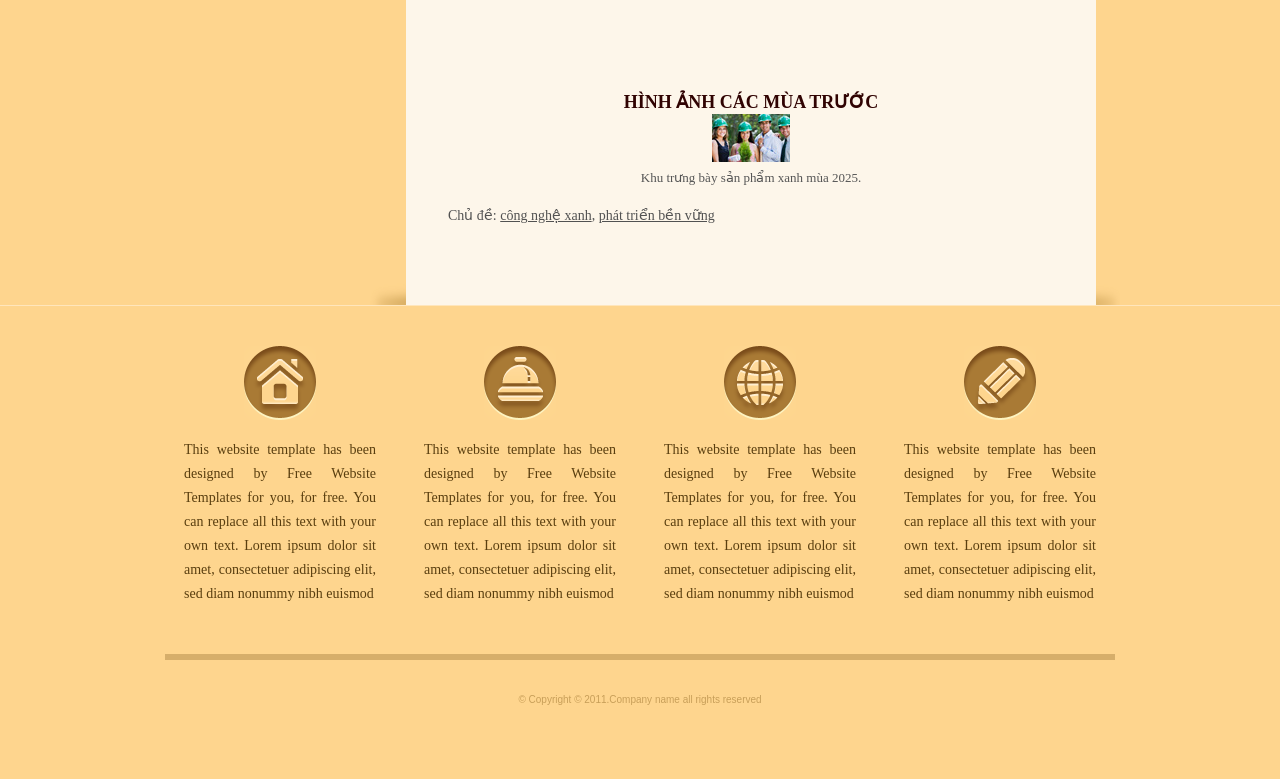
<file: Assigment_2/media.html>
<!DOCTYPE html>
<!-- Website template by freewebsitetemplates.com -->
<html>
<head>
	<meta charset="UTF-8">
	<title>Media - Blakletterpress Website Template</title>
	<link rel="stylesheet" href="css/style.css" type="text/css">
	<style>
		/* CSS bổ sung dành riêng cho trang đa phương tiện media.html */
		.media-article {
			color: #333;
			line-height: 1.6;
		}
		.media-article h2 {
			font-size: 22px;
			color: #3e1b00;
			margin-bottom: 5px;
		}
		.media-article .meta-info {
			font-size: 12px;
			color: #666;
			margin-bottom: 20px;
		}
		.media-article h3 {
			font-size: 18px;
			color: #222;
			text-align: center;
			margin: 25px 0 15px 0;
			font-weight: bold;
		}
		.media-article section {
			margin-bottom: 25px;
		}
		.media-article figure {
			margin: 0 0 15px 0;
			text-align: center;
		}
		.media-article figure img {
			max-width: 100%;
			height: auto;
			display: block;
			margin: 0 auto;
		}
		.media-article figcaption {
			font-size: 13px;
			color: #555;
			margin-top: 6px;
			text-align: center;
		}
		.media-article video,
		.media-article audio,
		.media-article iframe {
			width: 100%;
			max-width: 100%;
			display: block;
			margin: 10px 0;
		}
		.media-article .tags {
			font-size: 13px;
			color: #444;
			margin-top: 15px;
		}
		.media-article .tags a {
			color: #8b0000;
			text-decoration: underline;
		}
	</style>
</head>
<body>
	<div id="page">
		<div id="header">
			<div id="motto">
				<a href="index.html" class="sitename"><img src="images/blakletterpress.png" height="24" width="142" alt="SiteName"></a>
				<p>
					<img src="images/header-text.png" height="14" width="218" alt="Text">
				</p>
			</div>
			<div id="logo">
				<a href="index.html"><img src="images/logo.png" alt="LOGO"></a>
			</div>
			<div id="searchbar">
				<form action="#" method="post">
					<input type="text" value="Enter search query" class="txtfield" onBlur="javascript:if(this.value==''){this.value=this.defaultValue;}" onFocus="javascript:if(this.value==this.defaultValue){this.value='';}">
					<input type="submit" value="Search" class="btn">
				</form>
			</div>
		</div>
		<div id="contents">
			<div id="main">
				<div class="body">
					<!-- Bắt đầu phần nội dung Đa phương tiện (Media) -->
					<article class="media-article">
						<header>
							<h2>Ngày hội Công nghệ Xanh 2026</h2>
							<p class="meta-info">
								<time datetime="2026-04-22">22/04/2026</time> - Tác giả: <strong>Ban tổ chức Blakletterpress</strong>
							</p>
						</header>

						<!-- Hình ảnh sự kiện chính -->
						<figure>
							<img src="images/team-large.jpg" alt="Hội trường chính trong ngày khai mạc sự kiện">
							<figcaption>Hội trường chính trong ngày khai mạc sự kiện năm 2025.</figcaption>
						</figure>

						<!-- Giới thiệu sự kiện -->
						<section>
							<h3>Giới thiệu sự kiện</h3>
							<p>
								Ngày hội Công nghệ Xanh 2026 quy tụ các diễn giả và doanh nghiệp theo đuổi giải pháp công nghệ bền vững. Sự kiện gồm chuỗi tọa đàm, khu trưng bày sản phẩm và các buổi kết nối 1-on-1 dành cho sinh viên.
							</p>
						</section>

						<!-- Video giới thiệu -->
						<section>
							<h3>Video giới thiệu</h3>
							<video controls poster="images/meeting.jpg">
								<source src="video/Princess It's Time To Go To Bed Niu Lai.mp4" type="video/mp4">
								Trình duyệt của bạn không hỗ trợ thẻ video.
							</video>
						</section>

						<!-- Podcast Audio -->
						<section>
							<h3>Podcast: Trò chuyện cùng diễn giả</h3>
							<p>Nghe lại bài phát biểu và lắng nghe góc nhìn của các khách mời chính trong chương trình.</p>
							<audio controls>
								<source src="audio/HOÀNG DŨNG - CUỐI TUẦN.mp3" type="audio/mpeg">
								Trình duyệt của bạn không hỗ trợ thẻ audio.
							</audio>
						</section>

						<!-- Bản đồ địa điểm -->
						<section>
							<h3>Địa điểm tổ chức</h3>
							<p>Sự kiện diễn ra tại Hà Nội. Xem bản đồ chỉ đường đi bên dưới:</p>
							<iframe 
								src="https://www.google.com/maps/embed?pb=!1m18!1m12!1m3!1d59587.97785450849!2d105.801944!3d21.028511!2m3!1f0!2f0!3f0!3m2!1i1024!2i768!4f13.1!3m3!1m2!1s0x3135ab9bd3861099%3A0xe4f038f828a7801a!2sHanoi%2C%20Vietnam!5e0!3m2!1sen!2s!4v1700000000000!5m2!1sen!2s" 
								height="250" 
								style="border:0;" 
								allowfullscreen="" 
								loading="lazy">
							</iframe>
						</section>

						<!-- Hình ảnh bổ sung & Tags -->
						<section>
							<h3>Hình ảnh các mùa trước</h3>
							<figure>
								<img src="images/ecofriends.jpg" alt="Khu trưng bày sản phẩm xanh mùa 2025">
								<figcaption>Khu trưng bày sản phẩm xanh mùa 2025.</figcaption>
							</figure>
							<p class="tags">
								Chủ đề: <a href="#">công nghệ xanh</a>, <a href="#">phát triển bền vững</a>
							</p>
						</section>
					</article>
					<!-- Kết thúc phần nội dung Đa phương tiện -->
				</div>
			</div>
			<div id="sidebar">
				<div id="navigation">
					<div>
						<ul>
							<li>
								<a href="index.html">Home</a>
							</li>
							<li>
								<a href="about.html">About</a>
							</li>
							<li>
								<a href="news.html">News</a>
							</li>
							<li>
								<a href="blog.html">Blog</a>
							</li>
						</ul>
					</div>
				</div>
				<div class="section">
					<div id="connect">
						<h2>Connect with us:</h2>
						<a href="http://freewebsitetemplates.com/go/twitter/" target="_blank" class="twitter"></a> <a href="http://freewebsitetemplates.com/go/facebook/" target="_blank" class="facebook"></a> <a href="http://freewebsitetemplates.com/go/googleplus/" target="_blank" class="googleplus"></a>
					</div>
				</div>
				<div class="section">
					<div id="posts">
						<h2>Placeholder</h2>
						<ul>
							<li>
								<h5>Title Sample One</h5>
								<p>
									Lorem ipsum dolor sit amet, consectetur adipiscing elit. Donec eleifend ligula vel velit varius
								</p>
								<a href="news.html" class="more">Read more</a>
							</li>
							<li>
								<h5>Title Sample One</h5>
								<p>
									Lorem ipsum dolor sit amet, consectetur adipiscing elit. Donec eleifend ligula vel velit varius
								</p>
								<a href="news.html" class="more">Read more</a>
							</li>
						</ul>
						<a href="news.html" class="btn2">View More</a>
					</div>
				</div>
			</div>
		</div>
		<div id="footer">
			<div>
				<ul id="featured">
					<li>
						<a href="index.html" class="home"></a>
						<p>
							This website template has been designed by Free Website Templates for you, for free. You can replace all this text with your own text. Lorem ipsum dolor sit amet, consectetuer adipiscing elit, sed diam nonummy nibh euismod
						</p>
					</li>
					<li>
						<a href="index.html" class="bell"></a>
						<p>
							This website template has been designed by Free Website Templates for you, for free. You can replace all this text with your own text. Lorem ipsum dolor sit amet, consectetuer adipiscing elit, sed diam nonummy nibh euismod
						</p>
					</li>
					<li>
						<a href="index.html" class="globe"></a>
						<p>
							This website template has been designed by Free Website Templates for you, for free. You can replace all this text with your own text. Lorem ipsum dolor sit amet, consectetuer adipiscing elit, sed diam nonummy nibh euismod
						</p>
					</li>
					<li>
						<a href="index.html" class="pencil"></a>
						<p>
							This website template has been designed by Free Website Templates for you, for free. You can replace all this text with your own text. Lorem ipsum dolor sit amet, consectetuer adipiscing elit, sed diam nonummy nibh euismod
						</p>
					</li>
				</ul>
				<p id="footnote">
					© Copyright © 2011.Company name all rights reserved
				</p>
			</div>
		</div>
	</div>
</body>
</html>
</file>
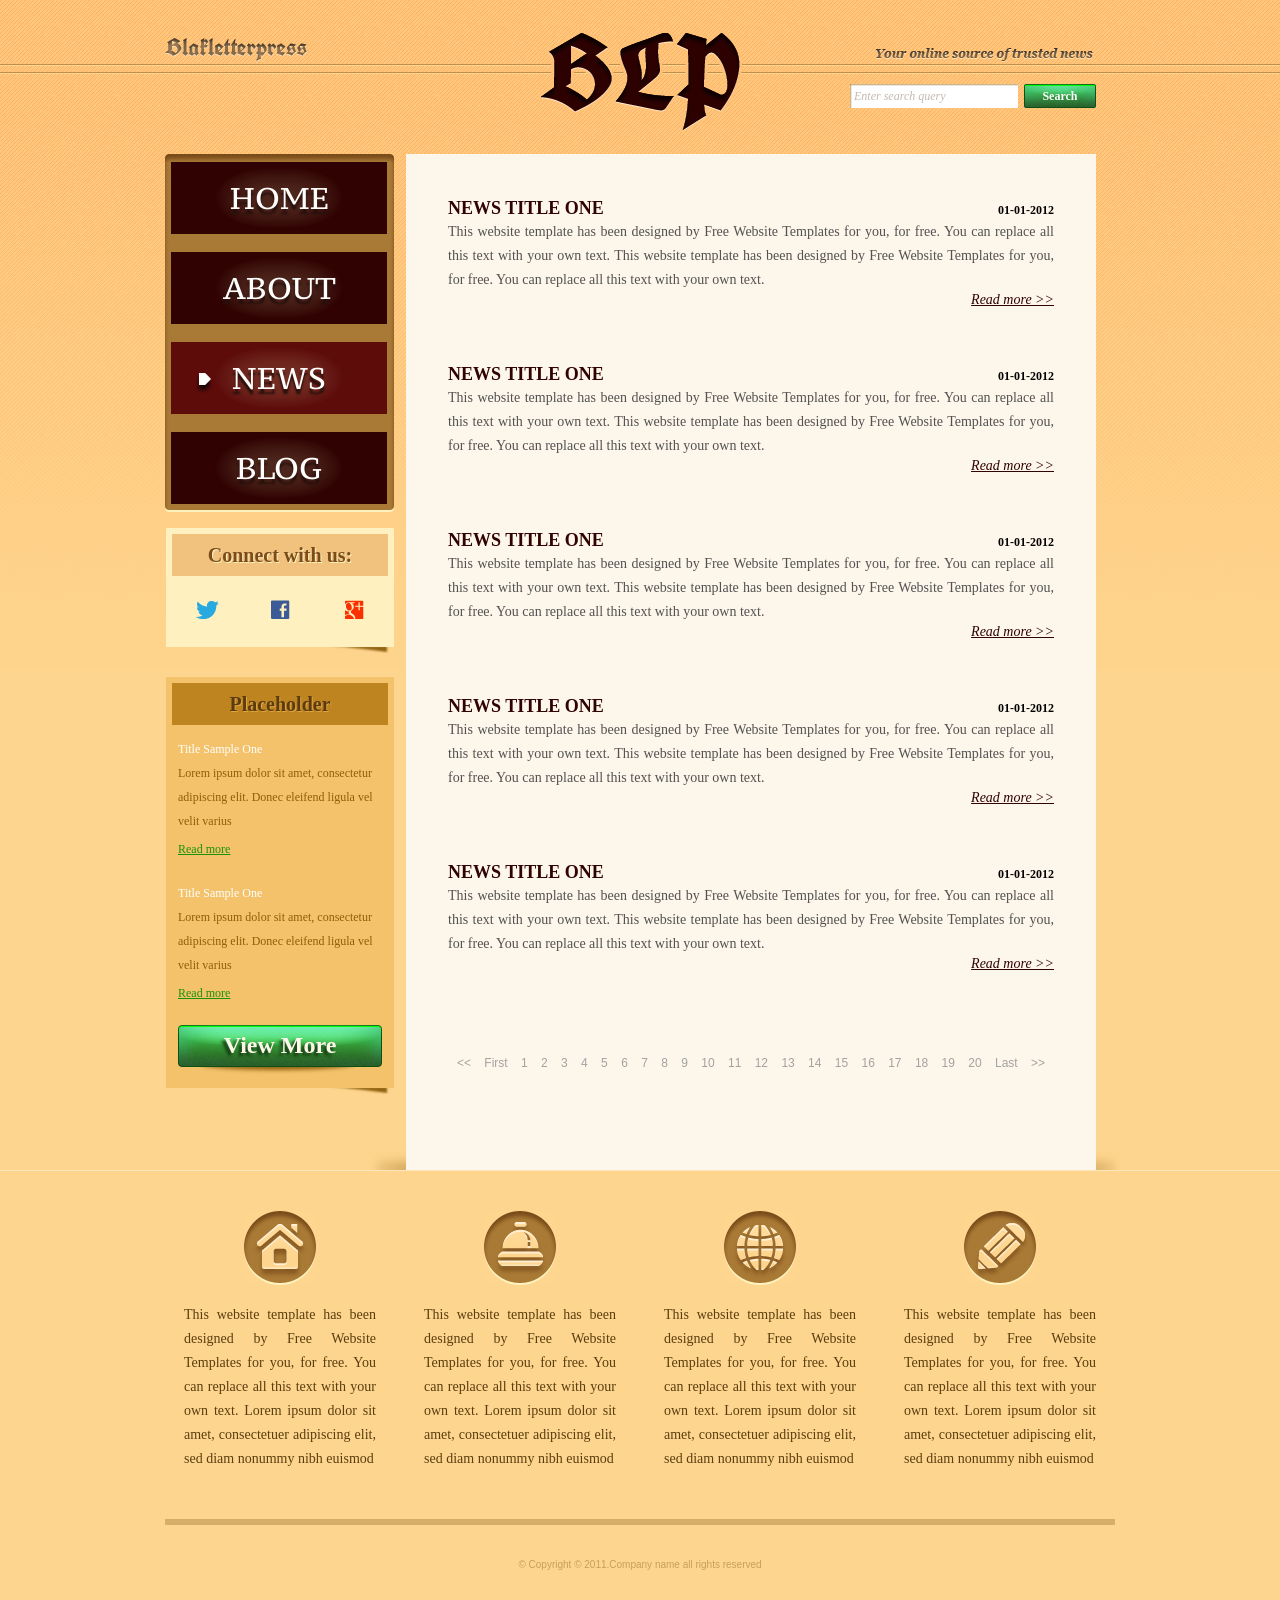
<file: Assigment_2/news.html>
<!DOCTYPE html>
<!-- Website template by freewebsitetemplates.com -->
<html>
<head>
	<meta charset="UTF-8">
	<title>News - Blakletterpress Website Template</title>
	<link rel="stylesheet" href="css/style.css" type="text/css">
</head>
<body>
	<div id="page">
		<div id="header">
			<div id="motto">
				<a href="index.html" class="sitename"><img src="images/blakletterpress.png" height="24" width="142" alt="SiteName"></a>
				<p>
					<img src="images/header-text.png" height="14" width="218" alt="Text">
				</p>
			</div>
			<div id="logo">
				<a href="index.html"><img src="images/logo.png" alt="LOGO"></a>
			</div>
			<div id="searchbar">
				<form action="#" method="post">
					<input type="text" value="Enter search query" class="txtfield" onBlur="javascript:if(this.value==''){this.value=this.defaultValue;}" onFocus="javascript:if(this.value==this.defaultValue){this.value='';}">
					<input type="submit" value="Search" class="btn">
				</form>
			</div>
		</div>
		<div id="contents">
			<div id="main">
				<div class="body">
					<ul id="list">
						<li>
							<span class="time">01-01-2012</span>
							<h3>NEWS TITLE ONE</h3>
							<p>
								This website template has been designed by Free Website Templates for you, for free. You can replace all this text with your own text. This website template has been designed by Free Website Templates for you, for free. You can replace all this text with your own text.
							</p>
							<a href="news.html" class="more">Read more >></a>
						</li>
						<li>
							<span class="time">01-01-2012</span>
							<h3>NEWS TITLE ONE</h3>
							<p>
								This website template has been designed by Free Website Templates for you, for free. You can replace all this text with your own text. This website template has been designed by Free Website Templates for you, for free. You can replace all this text with your own text.
							</p>
							<a href="news.html" class="more">Read more >></a>
						</li>
						<li>
							<span class="time">01-01-2012</span>
							<h3>NEWS TITLE ONE</h3>
							<p>
								This website template has been designed by Free Website Templates for you, for free. You can replace all this text with your own text. This website template has been designed by Free Website Templates for you, for free. You can replace all this text with your own text.
							</p>
							<a href="news.html" class="more">Read more >></a>
						</li>
						<li>
							<span class="time">01-01-2012</span>
							<h3>NEWS TITLE ONE</h3>
							<p>
								This website template has been designed by Free Website Templates for you, for free. You can replace all this text with your own text. This website template has been designed by Free Website Templates for you, for free. You can replace all this text with your own text.
							</p>
							<a href="news.html" class="more">Read more >></a>
						</li>
						<li>
							<span class="time">01-01-2012</span>
							<h3>NEWS TITLE ONE</h3>
							<p>
								This website template has been designed by Free Website Templates for you, for free. You can replace all this text with your own text. This website template has been designed by Free Website Templates for you, for free. You can replace all this text with your own text.
							</p>
							<a href="news.html" class="more">Read more >></a>
						</li>
					</ul>
					<div id="pagination">
						<a href="news.html">&lt;&lt;</a> <a href="news.html">First</a> <a href="news.html">1</a> <a href="news.html">2</a> <a href="news.html">3</a> <a href="news.html">4</a> <a href="news.html">5</a> <a href="news.html">6</a> <a href="news.html">7</a> <a href="news.html">8</a> <a href="news.html">9</a> <a href="news.html">10</a> <a href="news.html">11</a> <a href="news.html">12</a> <a href="news.html">13</a> <a href="news.html">14</a> <a href="news.html">15</a> <a href="news.html">16</a> <a href="news.html">17</a> <a href="news.html">18</a> <a href="news.html">19</a> <a href="news.html">20</a> <a href="news.html">Last</a> <a href="news.html">&gt;&gt;</a>
					</div>
				</div>
			</div>
			<div id="sidebar">
				<div id="navigation">
					<div>
						<ul>
							<li>
								<a href="index.html">Home</a>
							</li>
							<li>
								<a href="about.html">About</a>
							</li>
							<li class="selected">
								<a href="news.html">News</a>
							</li>
							<li>
								<a href="blog.html">Blog</a>
							</li>
						</ul>
					</div>
				</div>
				<div class="section">
					<div id="connect">
						<h2>Connect with us:</h2>
						<a href="http://freewebsitetemplates.com/go/twitter/" target="_blank" class="twitter"></a> <a href="http://freewebsitetemplates.com/go/facebook/" target="_blank" class="facebook"></a> <a href="http://freewebsitetemplates.com/go/googleplus/" target="_blank" class="googleplus"></a>
					</div>
				</div>
				<div class="section">
					<div id="posts">
						<h2>Placeholder</h2>
						<ul>
							<li>
								<h5>Title Sample One</h5>
								<p>
									Lorem ipsum dolor sit amet, consectetur adipiscing elit. Donec eleifend ligula vel velit varius
								</p>
								<a href="news.html" class="more">Read more</a>
							</li>
							<li>
								<h5>Title Sample One</h5>
								<p>
									Lorem ipsum dolor sit amet, consectetur adipiscing elit. Donec eleifend ligula vel velit varius
								</p>
								<a href="news.html" class="more">Read more</a>
							</li>
						</ul>
						<a href="news.html" class="btn2">View More</a>
					</div>
				</div>
			</div>
		</div>
		<div id="footer">
			<div>
				<ul id="featured">
					<li>
						<a href="index.html" class="home"></a>
						<p>
							This website template has been designed by Free Website Templates for you, for free. You can replace all this text with your own text. Lorem ipsum dolor sit amet, consectetuer adipiscing elit, sed diam nonummy nibh euismod
						</p>
					</li>
					<li>
						<a href="index.html" class="bell"></a>
						<p>
							This website template has been designed by Free Website Templates for you, for free. You can replace all this text with your own text. Lorem ipsum dolor sit amet, consectetuer adipiscing elit, sed diam nonummy nibh euismod
						</p>
					</li>
					<li>
						<a href="index.html" class="globe"></a>
						<p>
							This website template has been designed by Free Website Templates for you, for free. You can replace all this text with your own text. Lorem ipsum dolor sit amet, consectetuer adipiscing elit, sed diam nonummy nibh euismod
						</p>
					</li>
					<li>
						<a href="index.html" class="pencil"></a>
						<p>
							This website template has been designed by Free Website Templates for you, for free. You can replace all this text with your own text. Lorem ipsum dolor sit amet, consectetuer adipiscing elit, sed diam nonummy nibh euismod
						</p>
					</li>
				</ul>
				<p id="footnote">
					© Copyright © 2011.Company name all rights reserved
				</p>
			</div>
		</div>
	</div>
</body>
</html>
</file>
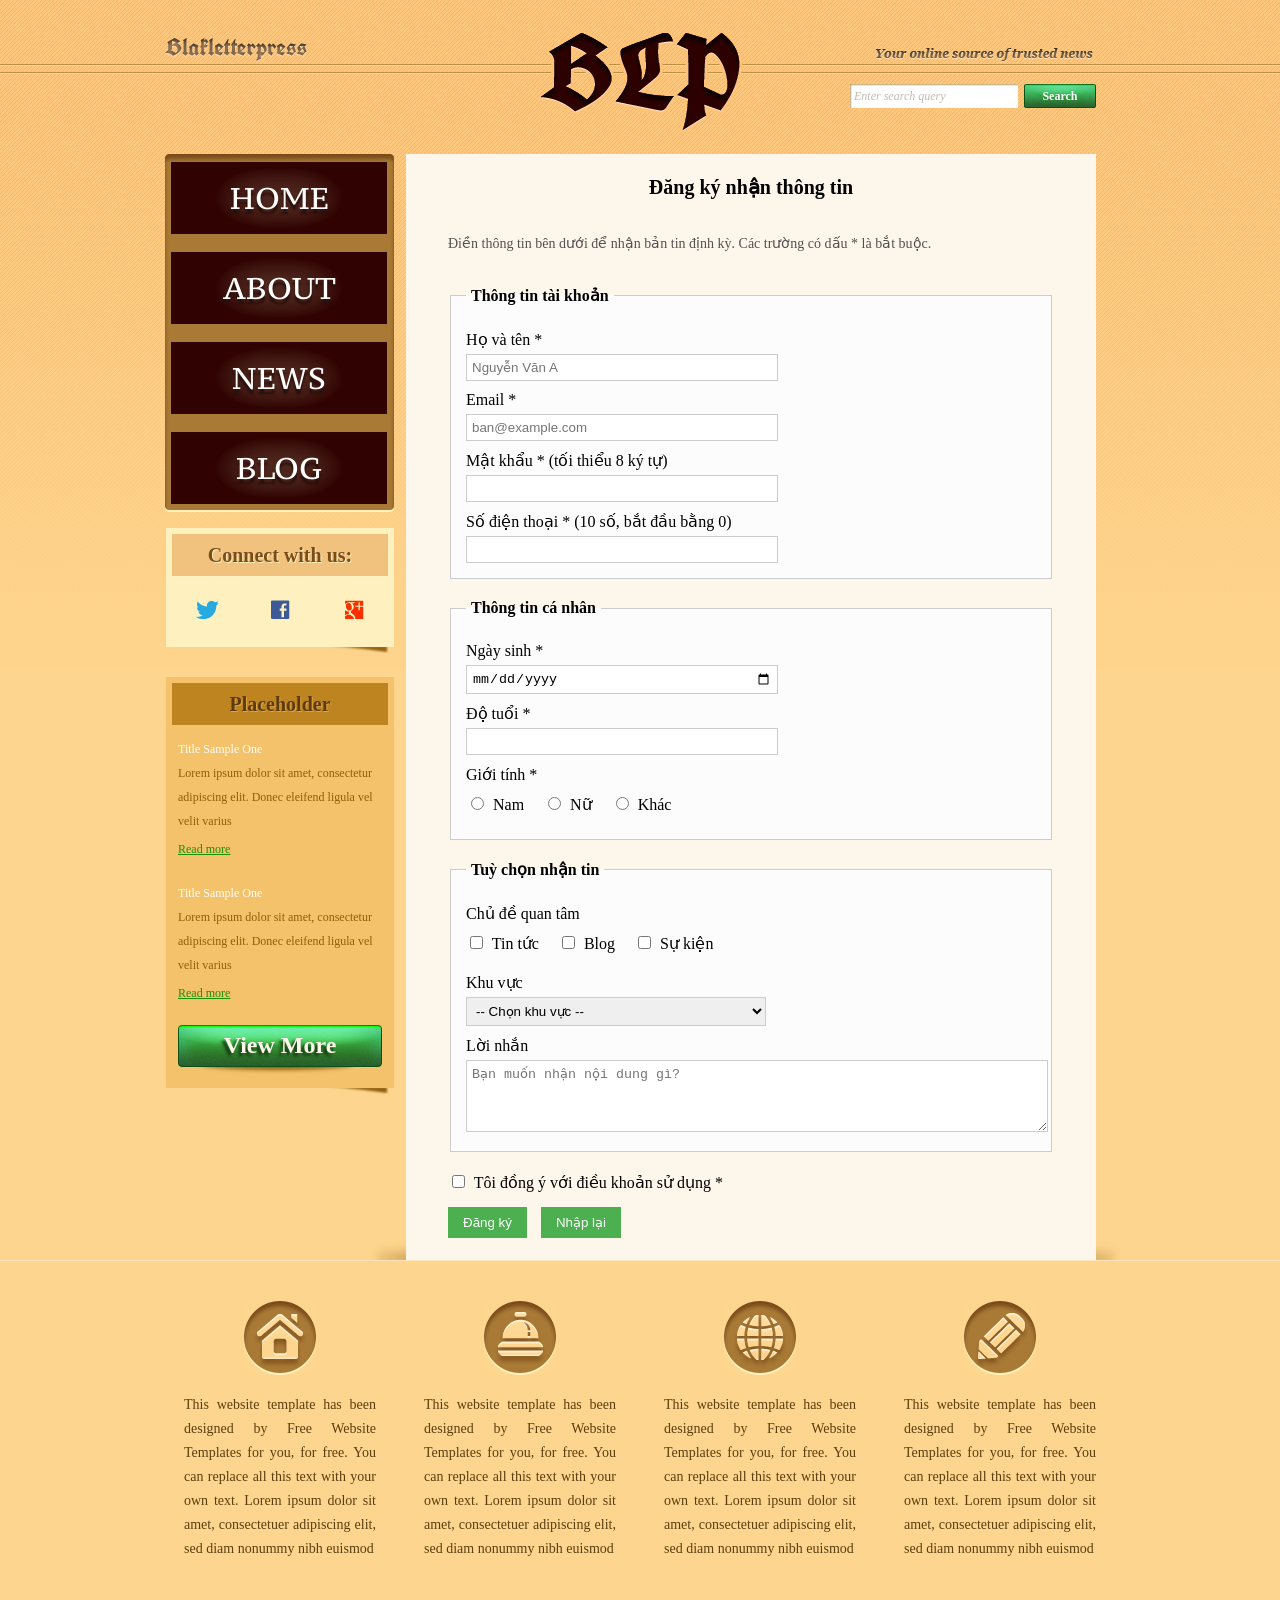
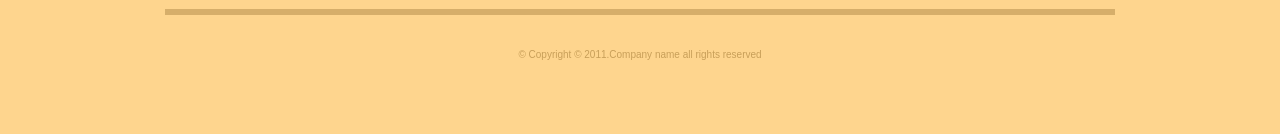
<file: Assigment_2/register.html>
<!DOCTYPE html>
<!-- Website template by freewebsitetemplates.com -->
<html>
<head>
	<meta charset="UTF-8">
	<title>Register - Blakletterpress Website Template</title>
	<link rel="stylesheet" href="css/style.css" type="text/css">
	<style>
		/* CSS bổ sung để định dạng form giống với hình ảnh minh họa */
		.register-form fieldset {
			border: 1px solid #ccc;
			padding: 15px;
			margin-bottom: 20px;
			background-color: #fcfcfc;
		}
		.register-form legend {
			font-weight: bold;
			padding: 0 5px;
		}
		.register-form label {
			display: inline-block;
			margin-bottom: 5px;
			margin-top: 10px;
		}
		.register-form input[type="text"],
		.register-form input[type="email"],
		.register-form input[type="password"],
		.register-form input[type="tel"],
		.register-form input[type="date"],
		.register-form input[type="number"],
		.register-form select,
		.register-form textarea {
			width: 100%;
			max-width: 300px;
			padding: 5px;
			border: 1px solid #ccc;
		}
		.register-form textarea {
			max-width: 100%;
		}
		.register-form .radio-group,
		.register-form .checkbox-group {
			margin-top: 5px;
			margin-bottom: 10px;
		}
		.register-form .radio-group input,
		.register-form .checkbox-group input {
			margin-right: 5px;
		}
		.register-form .radio-group label,
		.register-form .checkbox-group label {
			margin-right: 15px;
			display: inline;
		}
		.register-form .btn-group {
			margin-top: 15px;
		}
		.register-form .btn-group button {
			background-color: #4CAF50;
			color: white;
			padding: 8px 15px;
			border: none;
			cursor: pointer;
			margin-right: 10px;
		}
	</style>
</head>
<body>
	<div id="page">
		<div id="header">
			<div id="motto">
				<a href="index.html" class="sitename"><img src="images/blakletterpress.png" height="24" width="142" alt="SiteName"></a>
				<p>
					<img src="images/header-text.png" height="14" width="218" alt="Text">
				</p>
			</div>
			<div id="logo">
				<a href="index.html"><img src="images/logo.png" alt="LOGO"></a>
			</div>
			<div id="searchbar">
				<form action="#" method="post">
					<input type="text" value="Enter search query" class="txtfield" onBlur="javascript:if(this.value==''){this.value=this.defaultValue;}" onFocus="javascript:if(this.value==this.defaultValue){this.value='';}">
					<input type="submit" value="Search" class="btn">
				</form>
			</div>
		</div>
		<div id="contents">
			<div id="main">
				<div class="body">
					<!-- Bắt đầu phần Form Đăng ký -->
					<h2>Đăng ký nhận thông tin</h2>
					<p>Điền thông tin bên dưới để nhận bản tin định kỳ. Các trường có dấu * là bắt buộc.</p>

					<form action="#" method="POST" class="register-form">
						<!-- Thông tin tài khoản -->
						<fieldset>
							<legend>Thông tin tài khoản</legend>
							
							<label for="fullname">Họ và tên *</label><br>
							<input type="text" id="fullname" name="fullname" placeholder="Nguyễn Văn A" required>
							<br>
							<label for="email">Email *</label><br>
							<input type="email" id="email" name="email" placeholder="ban@example.com" required>
							<br>
							<label for="password">Mật khẩu * (tối thiểu 8 ký tự)</label><br>
							<input type="password" id="password" name="password" minlength="8" required>
							<br>
							<label for="phone">Số điện thoại * (10 số, bắt đầu bằng 0)</label><br>
							<input type="tel" id="phone" name="phone" pattern="[0-9]{10}" required>
						</fieldset>

						<!-- Thông tin cá nhân -->
						<fieldset>
							<legend>Thông tin cá nhân</legend>
							
							<label for="dob">Ngày sinh *</label><br>
							<input type="date" id="dob" name="dob" required>
							<br>
							<label for="age">Độ tuổi *</label><br>
							<input type="number" id="age" name="age" required>
							<br>
							<label>Giới tính *</label><br>
							<div class="radio-group">
								<input type="radio" id="male" name="gender" value="Nam" required> <label for="male">Nam</label>
								<input type="radio" id="female" name="gender" value="Nữ"> <label for="female">Nữ</label>
								<input type="radio" id="other" name="gender" value="Khác"> <label for="other">Khác</label>
							</div>
						</fieldset>

						<!-- Tuỳ chọn nhận tin -->
						<fieldset>
							<legend>Tuỳ chọn nhận tin</legend>
							
							<label>Chủ đề quan tâm</label><br>
							<div class="checkbox-group">
								<input type="checkbox" id="topic_news" name="topic" value="Tin tức"> <label for="topic_news">Tin tức</label>
								<input type="checkbox" id="topic_blog" name="topic" value="Blog"> <label for="topic_blog">Blog</label>
								<input type="checkbox" id="topic_events" name="topic" value="Sự kiện"> <label for="topic_events">Sự kiện</label>
							</div>
							
							<label for="region">Khu vực</label><br>
							<select id="region" name="region">
								<option value="">-- Chọn khu vực --</option>
								<option value="mienbac">Miền Bắc</option>
								<option value="mientrung">Miền Trung</option>
								<option value="miennam">Miền Nam</option>
							</select>
							<br>
							<label for="message">Lời nhắn</label><br>
							<textarea id="message" name="message" rows="4" placeholder="Bạn muốn nhận nội dung gì?"></textarea>
						</fieldset>

						<div class="checkbox-group">
							<input type="checkbox" id="terms" name="terms" required> 
							<label for="terms">Tôi đồng ý với điều khoản sử dụng *</label>
						</div>

						<div class="btn-group">
							<button type="submit">Đăng ký</button>
							<button type="reset">Nhập lại</button>
						</div>
					</form>
					<!-- Kết thúc phần Form Đăng ký -->
				</div>
			</div>
			<div id="sidebar">
				<div id="navigation">
					<div>
						<ul>
							<li>
								<a href="index.html">Home</a>
							</li>
							<li>
								<a href="about.html">About</a>
							</li>
							<li>
								<a href="news.html">News</a>
							</li>
							<li>
								<a href="blog.html">Blog</a>
							</li>
						</ul>
					</div>
				</div>
				<div class="section">
					<div id="connect">
						<h2>Connect with us:</h2>
						<a href="http://freewebsitetemplates.com/go/twitter/" target="_blank" class="twitter"></a> <a href="http://freewebsitetemplates.com/go/facebook/" target="_blank" class="facebook"></a> <a href="http://freewebsitetemplates.com/go/googleplus/" target="_blank" class="googleplus"></a>
					</div>
				</div>
				<div class="section">
					<div id="posts">
						<h2>Placeholder</h2>
						<ul>
							<li>
								<h5>Title Sample One</h5>
								<p>
									Lorem ipsum dolor sit amet, consectetur adipiscing elit. Donec eleifend ligula vel velit varius
								</p>
								<a href="news.html" class="more">Read more</a>
							</li>
							<li>
								<h5>Title Sample One</h5>
								<p>
									Lorem ipsum dolor sit amet, consectetur adipiscing elit. Donec eleifend ligula vel velit varius
								</p>
								<a href="news.html" class="more">Read more</a>
							</li>
						</ul>
						<a href="news.html" class="btn2">View More</a>
					</div>
				</div>
			</div>
		</div>
		<div id="footer">
			<div>
				<ul id="featured">
					<li>
						<a href="index.html" class="home"></a>
						<p>
							This website template has been designed by Free Website Templates for you, for free. You can replace all this text with your own text. Lorem ipsum dolor sit amet, consectetuer adipiscing elit, sed diam nonummy nibh euismod
						</p>
					</li>
					<li>
						<a href="index.html" class="bell"></a>
						<p>
							This website template has been designed by Free Website Templates for you, for free. You can replace all this text with your own text. Lorem ipsum dolor sit amet, consectetuer adipiscing elit, sed diam nonummy nibh euismod
						</p>
					</li>
					<li>
						<a href="index.html" class="globe"></a>
						<p>
							This website template has been designed by Free Website Templates for you, for free. You can replace all this text with your own text. Lorem ipsum dolor sit amet, consectetuer adipiscing elit, sed diam nonummy nibh euismod
						</p>
					</li>
					<li>
						<a href="index.html" class="pencil"></a>
						<p>
							This website template has been designed by Free Website Templates for you, for free. You can replace all this text with your own text. Lorem ipsum dolor sit amet, consectetuer adipiscing elit, sed diam nonummy nibh euismod
						</p>
					</li>
				</ul>
				<p id="footnote">
					© Copyright © 2011.Company name all rights reserved
				</p>
			</div>
		</div>
	</div>
</body>
</html>
</file>
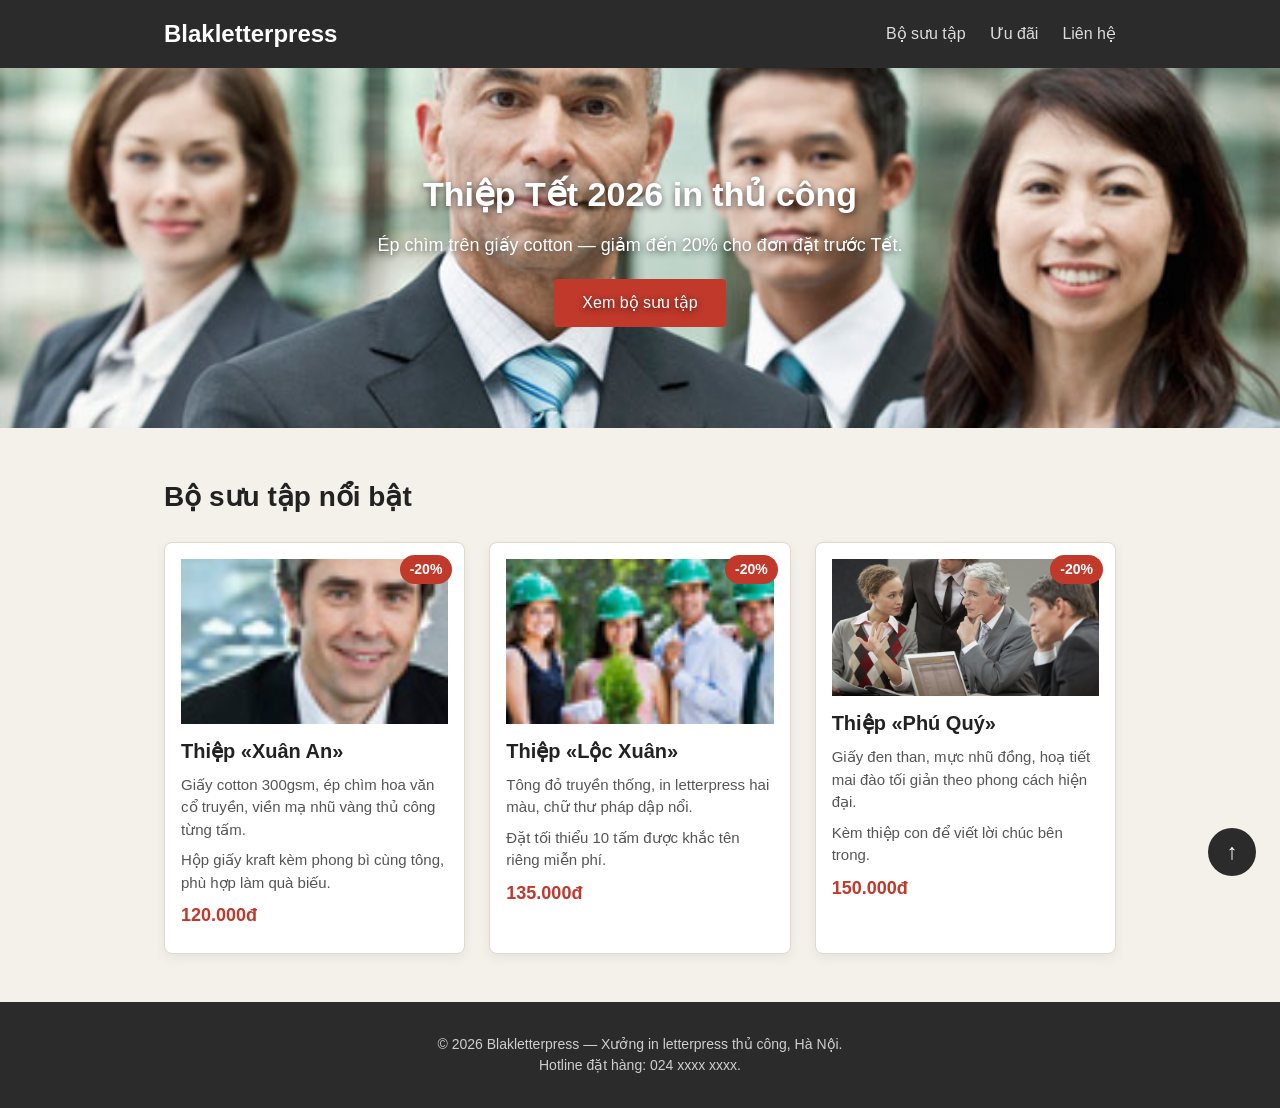
<file: Assignment_3/BT1/trang.html>
<!DOCTYPE html>
<html lang="vi">
<head>
	<meta charset="UTF-8">
	<meta name="viewport" content="width=device-width, initial-scale=1.0">
	<title>Khuyến mãi thiệp Tết 2026 — Blakletterpress</title>
	<link rel="stylesheet" href="style-loi.css">
</head>
<body>
	<header class="site-header">
		<div class="header-inner">
			<a href="#" class="brand">Blakletterpress</a>
			<nav class="main-nav">
				<ul>
					<li><a href="#bo-suu-tap">Bộ sưu tập</a></li>
					<li><a href="#uu-dai">Ưu đãi</a></li>
					<li><a href="#lien-he">Liên hệ</a></li>
				</ul>
			</nav>
		</div>
	</header>

	<section class="hero">
		<img class="hero-bg" src="./images/team-large.jpg" alt="Xưởng in letterpress Blakletterpress">
		<div class="hero-overlay">
			<h1>Thiệp Tết 2026 in thủ công</h1>
			<p>Ép chìm trên giấy cotton — giảm đến 20% cho đơn đặt trước Tết.</p>
			<a href="#bo-suu-tap" class="hero-btn">Xem bộ sưu tập</a>
		</div>
	</section>

	<main>
		<section id="bo-suu-tap" class="products">
			<h2>Bộ sưu tập nổi bật</h2>
			<div class="card-list">

				<article class="card">
					<span class="badge">-20%</span>
					<img src="./images/smiling.jpg" alt="Thiệp Xuân An">
					<div class="card-body">
						<h3>Thiệp &laquo;Xuân An&raquo;</h3>
						<p>Giấy cotton 300gsm, ép chìm hoa văn cổ truyền, viền mạ nhũ vàng thủ công từng tấm.</p>
						<p>Hộp giấy kraft kèm phong bì cùng tông, phù hợp làm quà biếu.</p>
						<p class="price">120.000đ</p>
					</div>
				</article>

				<article class="card">
					<span class="badge">-20%</span>
					<img src="./images/ecofriends.jpg" alt="Thiệp Lộc Xuân">
					<div class="card-body">
						<h3>Thiệp &laquo;Lộc Xuân&raquo;</h3>
						<p>Tông đỏ truyền thống, in letterpress hai màu, chữ thư pháp dập nổi.</p>
						<p>Đặt tối thiểu 10 tấm được khắc tên riêng miễn phí.</p>
						<p class="price">135.000đ</p>
					</div>
				</article>

				<article class="card">
					<span class="badge">-20%</span>
					<img src="./images/meeting.jpg" alt="Thiệp Phú Quý">
					<div class="card-body">
						<h3>Thiệp &laquo;Phú Quý&raquo;</h3>
						<p>Giấy đen than, mực nhũ đồng, hoạ tiết mai đào tối giản theo phong cách hiện đại.</p>
						<p>Kèm thiệp con để viết lời chúc bên trong.</p>
						<p class="price">150.000đ</p>
					</div>
				</article>

			</div>
		</section>
	</main>

	<a href="#" class="back-to-top" aria-label="Lên đầu trang">↑</a>

	<footer id="lien-he" class="site-footer">
		<p>© 2026 Blakletterpress — Xưởng in letterpress thủ công, Hà Nội.</p>
		<p>Hotline đặt hàng: 024&nbsp;xxxx&nbsp;xxxx.</p>
	</footer>
</body>
</html>
</file>
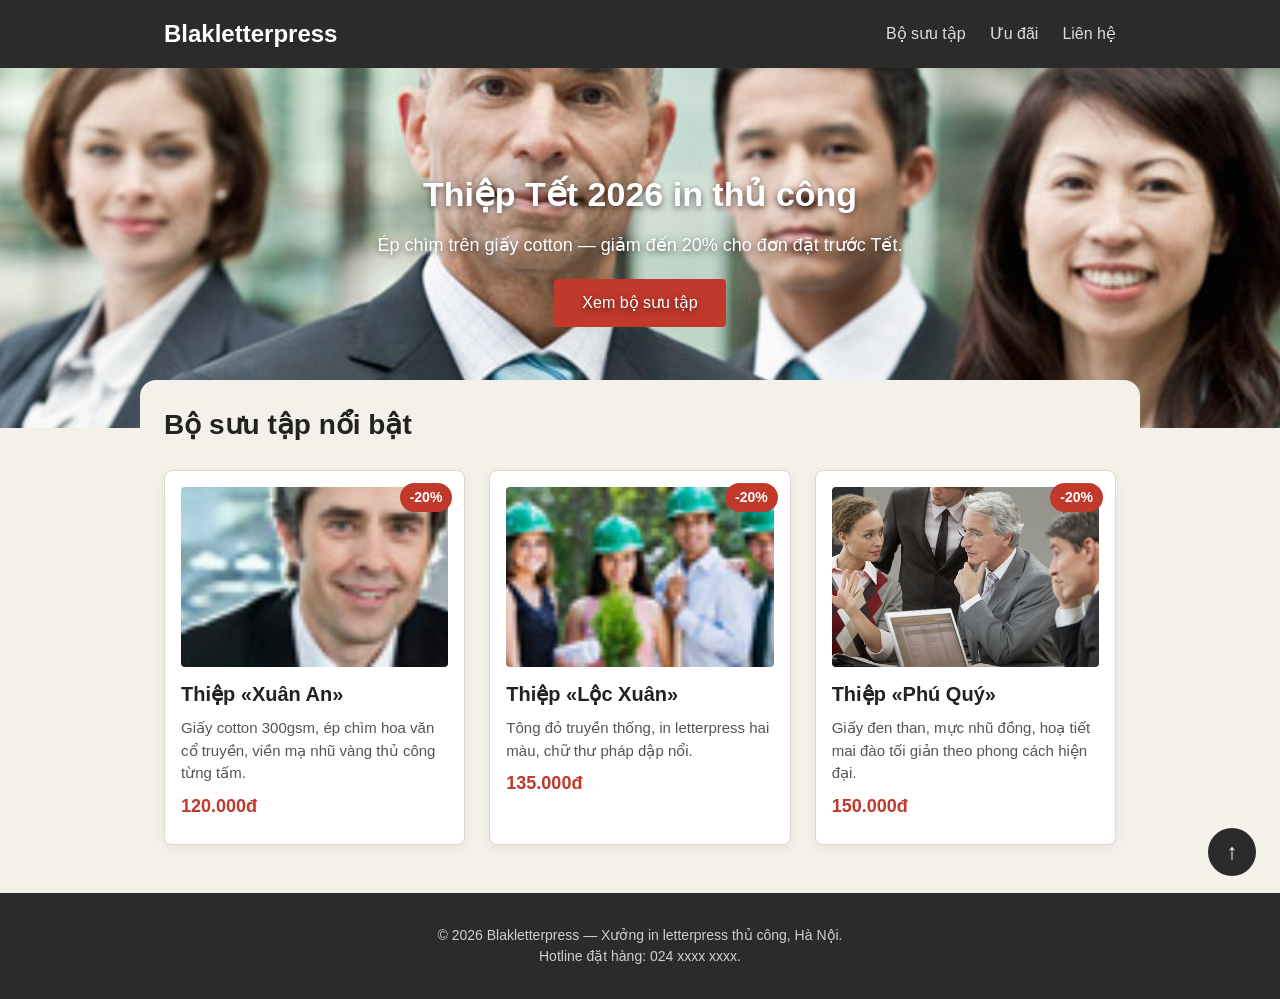
<file: Assignment_3/BT2/trang.html>
<!DOCTYPE html>
<html lang="vi">
<head>
	<meta charset="UTF-8">
	<meta name="viewport" content="width=device-width, initial-scale=1.0">
	<title>Khuyến mãi thiệp Tết 2026 — Blakletterpress</title>
	<link rel="stylesheet" href="style-loi.css">
</head>
<body>
	<div class="page">
		<header class="site-header">
			<div class="header-inner">
				<a href="#" class="brand">Blakletterpress</a>
				<nav class="main-nav">
					<ul>
						<li><a href="#bo-suu-tap">Bộ sưu tập</a></li>
						<li><a href="#uu-dai">Ưu đãi</a></li>
						<li><a href="#lien-he">Liên hệ</a></li>
					</ul>
				</nav>
			</div>
		</header>

		<section class="hero">
			<img class="hero-bg" src="./images/team-large.jpg" alt="Xưởng in letterpress Blakletterpress">
			<div class="hero-overlay">
				<h1>Thiệp Tết 2026 in thủ công</h1>
				<p>Ép chìm trên giấy cotton — giảm đến 20% cho đơn đặt trước Tết.</p>
				<a href="#bo-suu-tap" class="hero-btn">Xem bộ sưu tập</a>
			</div>
		</section>

		<main>
			<section id="bo-suu-tap" class="products">
				<h2>Bộ sưu tập nổi bật</h2>
				<div class="card-list">

					<article class="card">
						<span class="badge">-20%</span>
						<img src="./images/smiling.jpg" alt="Thiệp Xuân An">
						<div class="card-body">
							<h3>Thiệp &laquo;Xuân An&raquo;</h3>
							<p>Giấy cotton 300gsm, ép chìm hoa văn cổ truyền, viền mạ nhũ vàng thủ công từng tấm.</p>
							<p class="price">120.000đ</p>
						</div>
					</article>

					<article class="card">
						<span class="badge">-20%</span>
						<img src="./images/ecofriends.jpg" alt="Thiệp Lộc Xuân">
						<div class="card-body">
							<h3>Thiệp &laquo;Lộc Xuân&raquo;</h3>
							<p>Tông đỏ truyền thống, in letterpress hai màu, chữ thư pháp dập nổi.</p>
							<p class="price">135.000đ</p>
						</div>
					</article>

					<article class="card">
						<span class="badge">-20%</span>
						<img src="./images/meeting.jpg" alt="Thiệp Phú Quý">
						<div class="card-body">
							<h3>Thiệp &laquo;Phú Quý&raquo;</h3>
							<p>Giấy đen than, mực nhũ đồng, hoạ tiết mai đào tối giản theo phong cách hiện đại.</p>
							<p class="price">150.000đ</p>
						</div>
					</article>

				</div>
			</section>
		</main>

		<a href="#" class="back-to-top" aria-label="Lên đầu trang">↑</a>

		<footer id="lien-he" class="site-footer">
			<p>© 2026 Blakletterpress — Xưởng in letterpress thủ công, Hà Nội.</p>
			<p>Hotline đặt hàng: 024&nbsp;xxxx&nbsp;xxxx.</p>
		</footer>
	</div>
</body>
</html>
</file>
<file: style.css>
:root {
    /* Van Gogh Starry Night (Dark Mode) */
    --bg-color: #0c1427; /* Deep night sky */
    --text-primary: #e6eef5;
    --text-secondary: #8aa2c7;
    --accent-1: #ffd700; /* Star yellow */
    --accent-2: #79c1d1; /* Swirl cyan */
    --hero-bg: radial-gradient(circle at top right, #1a3258 0%, #0c1427 100%);
    --footer-bg: #070c18;
    --btn-bg: rgba(255, 215, 0, 0.05);
    --btn-border: rgba(255, 215, 0, 0.2);
    --btn-hover-bg: rgba(255, 215, 0, 0.15);
    --btn-hover-border: rgba(255, 215, 0, 0.4);
    
    /* Subtle texture simulation */
    --bg-texture: url("data:image/svg+xml,%3Csvg width='40' height='40' xmlns='http://www.w3.org/2000/svg'%3E%3Cpath d='M0 0h40v40H0z' fill='none'/%3E%3Cpath d='M0 0h40v40H0z' fill='rgba(255,255,255,0.02)'/%3E%3C/svg%3E");
}

[data-theme="light"] {
    /* Van Gogh Sunflowers/Almond Blossom (Light Mode) */
    --bg-color: #fdfbf7; /* Canvas cream */
    --text-primary: #2c3e50;
    --text-secondary: #5d6d7e;
    --accent-1: #d48806; /* Sunflower orange/gold */
    --accent-2: #59828f; /* Almond branch blue/green */
    --hero-bg: radial-gradient(circle at center, #ffffff 0%, #f6f3eb 100%);
    --footer-bg: #ebe5d9;
    --btn-bg: rgba(212, 136, 6, 0.05);
    --btn-border: rgba(212, 136, 6, 0.2);
    --btn-hover-bg: rgba(212, 136, 6, 0.15);
    --btn-hover-border: rgba(212, 136, 6, 0.4);
    --bg-texture: url("data:image/svg+xml,%3Csvg width='40' height='40' xmlns='http://www.w3.org/2000/svg'%3E%3Cpath d='M0 0h40v40H0z' fill='none'/%3E%3Cpath d='M0 0h40v40H0z' fill='rgba(0,0,0,0.015)'/%3E%3C/svg%3E");
}

* {
    margin: 0;
    padding: 0;
    box-sizing: border-box;
}

body {
    font-family: 'Montserrat', sans-serif;
    background-color: var(--bg-color);
    color: var(--text-primary);
    overflow-x: hidden;
    transition: background-color 0.5s ease, color 0.5s ease;
}

/* Theme Switch */
.theme-switch-wrapper {
    display: flex;
    align-items: center;
}
.theme-switch {
    display: inline-block;
    height: 34px;
    position: relative;
    width: 64px;
}
.theme-switch input {
    display: none;
}
.slider {
    background-color: rgba(255,255,255,0.05);
    border: 1px solid rgba(255,255,255,0.1);
    bottom: 0;
    cursor: pointer;
    left: 0;
    position: absolute;
    right: 0;
    top: 0;
    transition: .4s;
    display: flex;
    align-items: center;
    justify-content: space-between;
    padding: 0 6px;
    backdrop-filter: blur(5px);
}
[data-theme="light"] .slider {
    background-color: rgba(0,0,0,0.05);
    border: 1px solid rgba(0,0,0,0.1);
}
.slider.round {
    border-radius: 34px;
}
.slider:before {
    background-color: var(--accent-1);
    bottom: 3px;
    content: "";
    height: 26px;
    left: 4px;
    position: absolute;
    transition: .4s;
    width: 26px;
    border-radius: 50%;
    z-index: 2;
    box-shadow: 0 0 10px rgba(0,0,0,0.2);
}
input:checked + .slider:before {
    transform: translateX(28px);
    background-color: var(--text-primary);
}
.sun, .moon {
    width: 15px;
    height: 15px;
    z-index: 1;
}
.sun {
    color: #e39b0e;
}
.moon {
    color: #8aa2c7;
}

/* Hero Section */
.hero {
    height: 100vh;
    display: flex;
    flex-direction: column;
    justify-content: center;
    align-items: center;
    text-align: center;
    position: relative;
    padding: 0 20px;
    background: var(--hero-bg);
    background-image: var(--bg-texture), var(--hero-bg);
    transition: background 0.5s ease;
}

.content {
    max-width: 800px;
    animation: fadeInUp 1.5s ease-out forwards;
    opacity: 0;
    transform: translateY(40px);
}

.welcome {
    font-family: 'Caveat', cursive;
    font-size: 3.5rem;
    font-weight: 700;
    color: var(--accent-1);
    margin-bottom: 10px;
    letter-spacing: 2px;
}

h1 {
    font-family: 'Montserrat', sans-serif;
    font-size: 4.5rem;
    font-weight: 700;
    margin-bottom: 20px;
    background: linear-gradient(135deg, var(--accent-1) 0%, var(--accent-2) 100%);
    -webkit-background-clip: text;
    -webkit-text-fill-color: transparent;
    letter-spacing: -1px;
    text-shadow: 0px 10px 30px rgba(0,0,0,0.1);
}

.intro {
    font-size: 1.25rem;
    line-height: 1.9;
    margin-bottom: 45px;
    color: var(--text-secondary);
    font-weight: 300;
    max-width: 600px;
    margin-left: auto;
    margin-right: auto;
}

.intro strong {
    color: var(--text-primary);
    font-weight: 600;
}

.write-line {
    display: inline-block;
    clip-path: inset(0 100% 0 0);
    animation: writeWipe 0.8s cubic-bezier(0.2, 0, 0.2, 1) forwards;
}

.line-1 { animation-delay: 0.5s; }
.line-2 { animation-delay: 1.3s; }
.line-3 { animation-delay: 2.1s; }

@keyframes writeWipe {
    to {
        clip-path: inset(0 0 0 0);
    }
}

.github-link {
    display: inline-flex;
    align-items: center;
    gap: 12px;
    padding: 16px 36px;
    background: var(--btn-bg);
    border: 1px solid var(--btn-border);
    color: var(--text-primary);
    text-decoration: none;
    border-radius: 50px;
    font-size: 1.05rem;
    font-weight: 600;
    letter-spacing: 1px;
    text-transform: uppercase;
    transition: all 0.4s cubic-bezier(0.175, 0.885, 0.32, 1.275);
    backdrop-filter: blur(10px);
}

.github-link:hover {
    background: var(--btn-hover-bg);
    border-color: var(--btn-hover-border);
    transform: translateY(-5px) scale(1.02);
    box-shadow: 0 15px 25px rgba(0, 0, 0, 0.15);
    color: var(--accent-1);
}

/* Details Section */
.details-section {
    height: 250vh;
    position: relative;
    background-color: var(--bg-color);
    background-image: var(--bg-texture);
    transition: background-color 0.5s ease;
}

.details-container {
    max-width: 1200px;
    margin: 0 auto;
    position: sticky;
    top: 0;
    height: 100vh;
    display: flex;
    flex-direction: column;
    justify-content: center;
    padding: 0 20px;
}

.details-grid {
    display: grid;
    grid-template-columns: repeat(5, 1fr);
    gap: 20px;
    width: 100%;
}

.detail-card {
    background: var(--btn-bg);
    border: 1px solid var(--btn-border);
    border-radius: 20px;
    padding: 30px 20px;
    display: flex;
    flex-direction: column;
    align-items: center;
    text-align: center;
    backdrop-filter: blur(10px);
    
    /* Variables controlled by JS scroll */
    --scroll-x: 100vw;
    --scroll-opacity: 0;
    
    transform: translateX(var(--scroll-x));
    opacity: var(--scroll-opacity);
    
    /* Smooth transition for mouse wheel steps and hover */
    transition: transform 0.1s linear, opacity 0.1s linear, background 0.4s, border-color 0.4s, box-shadow 0.4s;
}

.detail-card:hover {
    transform: translateX(var(--scroll-x)) translateY(-10px);
    background: var(--btn-hover-bg);
    border-color: var(--accent-2);
    box-shadow: 0 15px 30px rgba(0, 0, 0, 0.2);
}

.detail-icon {
    width: 60px;
    height: 60px;
    margin-bottom: 20px;
    border-radius: 15px;
    background: linear-gradient(135deg, var(--accent-1) 0%, var(--accent-2) 100%);
    display: flex;
    justify-content: center;
    align-items: center;
    color: var(--bg-color);
    box-shadow: 0 5px 15px rgba(0,0,0,0.1);
    transform: rotate(-5deg);
    transition: transform 0.4s;
}

.detail-card:hover .detail-icon {
    transform: rotate(5deg) scale(1.1);
}

.detail-info h3 {
    font-family: 'Montserrat', sans-serif;
    font-size: 1.1rem;
    font-weight: 700;
    margin-bottom: 8px;
    color: var(--text-secondary);
    text-transform: uppercase;
    letter-spacing: 1px;
}

.detail-info p {
    font-size: 1.3rem;
    font-weight: 600;
    color: var(--text-primary);
}

/* Final Section (Hobbies & Signature) */
.final-section {
    height: 500vh;
    position: relative;
    background-color: var(--bg-color);
    background-image: var(--bg-texture);
    transition: background-color 0.5s ease;
}

.sticky-container {
    position: sticky;
    top: 0;
    height: 100vh;
    width: 100%;
    overflow: hidden;
}

.hobbies-container, .signature-container {
    position: absolute;
    inset: 0;
    display: flex;
    flex-direction: column;
    justify-content: center;
    align-items: center;
    width: 100%;
    height: 100vh;
}

.hobbies-container {
    z-index: 1;
    padding: 0 20px;
}

.signature-container {
    z-index: 2;
    background-color: var(--bg-color);
    background-image: var(--bg-texture);
    opacity: 0;
    pointer-events: none;
    transition: opacity 0.3s ease;
}

.greeting-box {
    position: absolute;
    top: 5%;
    display: flex;
    flex-direction: row;
    align-items: center;
    justify-content: center;
    gap: 15px;
}

.greeting-box h2 {
    font-family: 'Caveat', cursive;
    font-size: 3.5rem;
    color: var(--accent-1);
    letter-spacing: 2px;
}

.daisy-icon {
    animation: spin-slow 20s linear infinite;
}

@keyframes spin-slow {
    100% { transform: rotate(360deg); }
}

.section-title {
    font-family: 'Caveat', cursive;
    font-size: 3.5rem;
    text-align: center;
    color: var(--accent-1);
    margin-bottom: 50px;
    letter-spacing: 2px;
}

.hobbies-grid {
    display: grid;
    grid-template-columns: repeat(4, 1fr);
    gap: 30px;
    width: 100%;
}

.hobby-card {
    background: var(--btn-bg);
    border: 1px solid var(--btn-border);
    border-radius: 20px;
    padding: 30px 20px;
    text-align: center;
    transition: transform 0.4s cubic-bezier(0.175, 0.885, 0.32, 1.275), background 0.4s, border-color 0.4s, box-shadow 0.4s, opacity 0.8s ease;
    backdrop-filter: blur(10px);
    opacity: 0;
    transform: translateY(50px);
}

.hobby-card.visible {
    opacity: 1;
    transform: translateY(0);
}

.hobby-card:hover {
    transform: translateY(-10px);
    background: var(--btn-hover-bg);
    border-color: var(--accent-2);
    box-shadow: 0 15px 30px rgba(0, 0, 0, 0.2);
}

.hobby-icon {
    width: 70px;
    height: 70px;
    margin: 0 auto 20px;
    border-radius: 50%;
    background: linear-gradient(135deg, var(--accent-1) 0%, var(--accent-2) 100%);
    display: flex;
    justify-content: center;
    align-items: center;
    color: var(--bg-color);
    box-shadow: 0 5px 15px rgba(0,0,0,0.1);
}

.hobby-card h3 {
    font-family: 'Montserrat', sans-serif;
    font-size: 1.3rem;
    font-weight: 700;
    margin-bottom: 10px;
    color: var(--text-primary);
}

.hobby-card p {
    font-size: 0.95rem;
    color: var(--text-secondary);
}



#signature {
    width: 90%;
    max-width: 800px;
    height: auto;
    margin-top: 10px;
    transform: translateX(40px);
    filter: drop-shadow(0 4px 15px rgba(0,0,0,0.2));
}

.sig-path {
    fill: none;
    stroke: url(#gradient);
    stroke-width: 4;
    stroke-linecap: round;
    stroke-linejoin: round;
}

.footer {
    text-align: center;
    padding: 40px;
    color: var(--text-secondary);
    font-size: 0.95rem;
    font-family: 'Montserrat', sans-serif;
    background-color: var(--footer-bg);
    transition: background-color 0.5s ease;
    border-top: 1px solid rgba(128, 128, 128, 0.1);
}

/* Animations */
@keyframes fadeInUp {
    to {
        opacity: 1;
        transform: translateY(0);
    }
}

@keyframes fadeIn {
    to {
        opacity: 1;
    }
}

@media (max-width: 768px) {
    h1 {
        font-size: 3.2rem;
    }
    .intro {
        font-size: 1.1rem;
    }
    .github-link {
        padding: 14px 28px;
        font-size: 0.95rem;
    }
}

/* Top Controls */
.top-controls {
    position: absolute;
    top: 20px;
    right: 20px;
    display: flex;
    align-items: center;
    gap: 20px;
    z-index: 1000;
}

.nav-btn {
    text-decoration: none;
    font-family: 'Montserrat', sans-serif;
    font-weight: 600;
    color: var(--text-primary);
    background: var(--btn-bg);
    border: 1px solid var(--btn-border);
    padding: 10px 20px;
    border-radius: 30px;
    backdrop-filter: blur(10px);
    transition: all 0.3s ease;
}

.nav-btn:hover {
    background: var(--btn-hover-bg);
    border-color: var(--accent-1);
    box-shadow: 0 5px 15px rgba(0, 0, 0, 0.1);
    transform: translateY(-2px);
    color: var(--accent-1);
}

/* Override existing theme-switch wrapper since it's now in top-controls */
.theme-switch-wrapper {
    position: static;
}

/* Register Section */
.register-section {
    min-height: 100vh;
    display: flex;
    justify-content: center;
    align-items: center;
    background-color: var(--bg-color);
    background-image: var(--bg-texture);
    transition: background-color 0.5s ease;
    padding: 100px 20px 40px;
}

.register-container {
    background: var(--btn-bg);
    border: 1px solid var(--btn-border);
    border-radius: 20px;
    padding: 40px;
    max-width: 500px;
    width: 100%;
    backdrop-filter: blur(10px);
    box-shadow: 0 15px 35px rgba(0,0,0,0.2);
    text-align: center;
    animation: fadeInUp 1s ease-out;
}

.register-subtitle {
    font-family: 'Montserrat', sans-serif;
    color: var(--text-secondary);
    margin-bottom: 30px;
    font-size: 0.95rem;
}

.register-form {
    display: flex;
    flex-direction: column;
    gap: 20px;
    text-align: left;
}

.form-group {
    display: flex;
    flex-direction: column;
    gap: 8px;
}

.form-group label {
    font-family: 'Montserrat', sans-serif;
    font-weight: 600;
    color: var(--text-primary);
    font-size: 0.9rem;
}

.form-group input, .form-group select {
    font-family: 'Montserrat', sans-serif;
    padding: 12px 15px;
    border-radius: 10px;
    border: 1px solid var(--btn-border);
    background: rgba(255, 255, 255, 0.05);
    color: var(--text-primary);
    font-size: 1rem;
    transition: all 0.3s ease;
}

[data-theme="light"] .form-group input, [data-theme="light"] .form-group select {
    background: rgba(0, 0, 0, 0.02);
}

.form-group input:focus, .form-group select:focus {
    outline: none;
    border-color: var(--accent-1);
    box-shadow: 0 0 0 2px rgba(var(--accent-1-rgb), 0.2);
}

.form-group option {
    background-color: var(--bg-color);
    color: var(--text-primary);
}

.submit-btn {
    margin-top: 10px;
    font-family: 'Montserrat', sans-serif;
    font-weight: 700;
    font-size: 1.1rem;
    color: var(--bg-color);
    background: linear-gradient(135deg, var(--accent-1) 0%, var(--accent-2) 100%);
    border: none;
    padding: 15px;
    border-radius: 10px;
    cursor: pointer;
    transition: all 0.3s ease;
}

.submit-btn:hover {
    transform: translateY(-2px);
    box-shadow: 0 10px 20px rgba(0,0,0,0.15);
    filter: brightness(1.1);
}

/* Gender Options Styling */
.gender-options {
    display: flex;
    gap: 15px;
    margin-top: 5px;
}

.gender-option {
    flex: 1;
    position: relative;
}

.gender-option input[type="radio"] {
    display: none;
}

.gender-option label {
    display: block;
    width: 100%;
    padding: 12px 15px;
    text-align: center;
    border: 1px solid var(--btn-border);
    border-radius: 10px;
    background: rgba(255, 255, 255, 0.05);
    color: var(--text-primary);
    cursor: pointer;
    transition: all 0.3s ease;
    font-weight: normal;
    font-size: 1rem;
    box-sizing: border-box;
}

[data-theme="light"] .gender-option label {
    background: rgba(0, 0, 0, 0.02);
}

.gender-option input[type="radio"]:checked + label {
    background: linear-gradient(135deg, var(--accent-1) 0%, var(--accent-2) 100%);
    color: var(--bg-color);
    border-color: transparent;
    box-shadow: 0 5px 15px rgba(0,0,0,0.15);
    transform: translateY(-2px);
    font-weight: 600;
}

/* Modal Styles */
.modal-overlay {
    position: fixed;
    top: 0;
    left: 0;
    width: 100%;
    height: 100vh;
    background: rgba(0, 0, 0, 0.6);
    backdrop-filter: blur(5px);
    z-index: 2000;
    display: flex;
    justify-content: center;
    align-items: center;
    opacity: 0;
    visibility: hidden;
    transition: all 0.3s ease;
}

.modal-overlay.active {
    opacity: 1;
    visibility: visible;
}

.modal-content {
    position: relative;
    transform: translateY(50px) scale(0.9);
    transition: all 0.4s cubic-bezier(0.175, 0.885, 0.32, 1.275);
    max-height: 90vh;
    overflow-y: auto;
}

.modal-overlay.active .modal-content {
    transform: translateY(0) scale(1);
}

.close-btn {
    position: absolute;
    top: 15px;
    right: 20px;
    background: none;
    border: none;
    font-size: 2rem;
    color: var(--text-primary);
    cursor: pointer;
    line-height: 1;
    transition: color 0.3s ease;
}

.close-btn:hover {
    color: var(--accent-1);
}

/* Custom Scrollbar for modal content */
.modal-content::-webkit-scrollbar {
    width: 8px;
}
.modal-content::-webkit-scrollbar-track {
    background: rgba(0,0,0,0.1);
    border-radius: 4px;
}
.modal-content::-webkit-scrollbar-thumb {
    background: var(--accent-1);
    border-radius: 4px;
}
</file>
<file: Assigment_2/css/style.css>
﻿/* Website template by freewebsitetemplates.com */
@font-face {
	font-family: 'PTSerif-Caption';
	src: url('../fonts/PT_Serif-Caption-Web-Regular.eot');
	src: local('☺'), url('../fonts/PT_Serif-Caption-Web-Regular.woff') format('woff'), url('../fonts/PT_Serif-Caption-Web-Regular.ttf') format('truetype'), url('../fonts/PT_Serif-Caption-Web-Regular.svg') format('svg');
	font-weight: normal;
	font-style: normal;
}
@font-face {
	font-family: 'UnifrakturCook-Bold';
	src: url('../fonts/UnifrakturCook-Bold.eot');
	src: local('☺'), url('../fonts/UnifrakturCook-Bold.woff') format('woff'), url('../fonts/UnifrakturCook-Bold.ttf') format('truetype'), url('../fonts/UnifrakturCook-Bold.svg') format('svg');
	font-weight: normal;
	font-style: normal;
}
body {
	background: #fed58e url(../images/bg-body.png) repeat-x left top;
	font-family: Georgia, "Times New Roman", Times, serif;
	margin: 0;
}
#background {
}
#page {
	width: 960px;
	margin: 0 auto;
}
img {
	border: 0;
}
/*------------------------------ SPRITES ------------------------------*/
.btn, .btn2, #searchbar form input.txtfield, #navigation li, #navigation li a:hover, #navigation li.selected a {
	background: url(../images/interface.png) no-repeat;
}
#navigation, #navigation > div, #navigation > section, #navigation > section, #navigation ul {
	background-image: url(../images/bg-navigation.png);
	background-repeat: no-repeat;
}
#connect > a, #featured li > a {
	background: url(../images/icons.png) no-repeat;
}
.btn {
	background-position: -178px 0;
	color: #fcfefc;
	cursor: pointer;
	font-family: Georgia, "Times New Roman", Times, serif;
	font-size: 12px;
	font-weight: bold;
	height: 24px;
	line-height: 24px;
	width: 72px;
	padding: 0 0 4px;
	text-align: center;
}
.btn:hover {
	background-position: -260px 0;
}
.btn2 {
	background-position: 0 -32px;
	display: block;
	color: #fdf6ea;
	font-family: Georgia, "Times New Roman", Times, serif;
	font-size: 24px;
	font-weight: bold;
	height: 51px;
	line-height: 40px;
	width: 204px;
	text-align: center;
	text-decoration: none;
	text-shadow: -3px 3px 3px #173c13;
}
.btn2:hover {
	background-position: -216px -31px;
}
/*------------------------------ HEADER ------------------------------*/
#header {
	height: 106px;
	padding: 24px 0;
	text-align: center;
	position: relative
}
/** motto **/
#motto {
	text-align: right;
	padding: 13px 27px 15px 0;
}
a.sitename {
	float: left;
	display: inline-block;
	font-family: "UnifrakturCook-Bold";
	font-size: 24px;
	height: 24px;
	margin-left: 5px;
}
#motto p {
	display: inline-block;
	height: 24px;
	line-height: 24px;
	margin: 8px 0 0;
}
/** Logo **/
#logo {
	display: inline-block;
	position: absolute;
	left: 360px;
	top: 24px;
}
/** Searchbar **/
#searchbar {
	padding: 0 24px 15px 0;
	text-align: right;
}
#searchbar form {
	display: inline-block;
*float: right; /** Needed for IE7 **/
}
#searchbar form input {
	float: left;
	border: 0;
	margin: 0;
}
#searchbar input.txtfield {
	background-position: 0 0;
	color: #c3baaf;
	font-family: Georgia, "Times New Roman", Times, serif;
	font-size: 12px;
	font-style: italic;
	height: 24px;
	line-height: 24px;
	width: 160px;
	margin: 0 6px 0 0;
	padding: 0 4px;
}
/*------------------------------ CONTENTS ------------------------------*/
#contents {
	background: url(../images/content-shadow.png) no-repeat right bottom;
*display: inline-block; /** Needed for IE7 **/
}
#contents:after {
	clear:both;
	content:"";
	display:block;
	height:0;
	line-height:0;
	visibility:hidden;
}
#contents h1 {
	color: #7e501c;
	font-size: 31px;
	font-weight: normal;
	margin: 0 0 30px;
	text-align: justify;
	text-shadow: 0 3px #fdf2be;
}
#contents h1 a {
	color: #7e501c;
}
#contents h1 em {
	font-weight: bold;
	text-transform: uppercase;
}
#contents h2 {
	font-size: 20px;
	line-height: 42px;
	margin: 0 0 24px;
	text-align: center;
}
#contents h3 {
	color: #300302;
	font-size: 18px;
	line-height: 24px;
	margin: 0 0 0;
	text-transform: uppercase;
}
#contents h4 {
	color: #300302;
	font-size: 14px;
	line-height: 24px;
	margin: 0;
}
#contents p {
	color: #525252;
	font-size: 14px;
	line-height: 24px;
	margin: 0;
	padding: 0 0 30px;
	text-align: justify;
}
#contents p a {
	color: #525252;
}
#contents p a:hover {
	color: #e19320;
}
/** MAIN **/
#main {
	float: right;
	background-color: #fdf6ea;
	min-height: 982px;
	width: 666px;
	margin: 0 24px 0 12px;
	padding: 12px 12px 22px;
}
#main div.body, #main article.body, #main section.body {
	padding: 0 30px;
}
/** list **/
#list {
	list-style: none;
	margin: 30px 0;
	padding: 0;
}
#list li {
	display: inline-block;
	width: 100%;
	margin: 0 0 54px;
}
#list span.time {
	float: right;
	font-size: 12px;
	font-weight: bold;
	margin: 7px 0 0;
}
#list li p {
	padding-bottom: 0;
}
#list li a.more {
	float: right;
	color: #300302;
	font-size: 14px;
	font-style: italic;
}
#list li a.more:hover {
	color: #097a07;
}
/** pagination **/
#pagination {
	font-family: Arial, Helvetica, sans-serif;
	font-size: 12px;
	text-align: center;
}
#pagination a {
	color: #a2a2a1;
	margin: 0 3px;
	padding: 0 2px;
	text-decoration: none;
}
#pagination a:hover {
	color: #be841f;
}
/** gallery **/
#gallery {
	margin: 0 0 36px;
}
#gallery > div, #gallery > figure {
	margin: 0 0 14px;
}
#gallery ul {
	background-color: #ebe0ce;
	display: inline-block;
	list-style: none;
	width: 606px;
	margin: 0;
	padding: 6px 30px;
}
#gallery ul li {
	float: left;
	cursor: pointer;
	height: 48px;
	width: 78px;
	margin: 0 11px;
}
#gallery ul li:hover {
	filter:alpha(opacity=80);
	opacity: 0.8;
}
/** SIDEBAR **/
#sidebar {
	float: left;
	height: auto;
	width: 229px;
	margin-left: 5px;
}
#sidebar div.section, #sidebar section.section {
	background: url(../images/box-shadow-bottom.png) no-repeat left bottom;
	margin: 0 0 24px;
	padding: 0 0 6px;
}
/** Navigation **/
#navigation {
	background-position: -468px bottom;
	margin: 0 0 16px;
	padding: 0 0 8px;
}
#navigation > div, #navigation > section {
	background-position: 0 top;
	padding: 8px 0 0;
}
#navigation ul {
	background-position: -234px top;
	background-repeat: repeat-y;
	list-style: none;
	margin: 0;
	padding: 0 6px;
}
#navigation li {
	background-position: 0 -90px;
	height: 72px;
	width: 216px;
	margin-top: 18px;
}
#navigation li:hover, #navigation li.selected {
	background-position: -226px -90px;
}
#navigation li:first-child {
	margin-top: 0;
}
#navigation li a {
	color: #fffefd;
	display: block;
	font: 30px/72px "PTSerif-Caption";
	text-align: center;
	text-decoration: none;
	text-transform: uppercase;
	text-shadow: 0 5px 2px #27100c;
}
#navigation li a:hover, #navigation li.selected a {
	background-position: 24px -162px;
}
/** connect **/
#connect {
	background-color: #fef1bf;
	margin-left: 1px;
	padding: 6px;
}
#connect h2 {
	background-color: #f0c27e;
	color: #7b4c1a;
	text-shadow: 1px 1px #fdf2be;
}
#connect > a {
	display: inline-block;
	height: 19px;
	width: 23px;
	margin: 0 24px 18px;
}
#connect a.twitter {
	background-position: 0 0;
}
#connect a.facebook {
	background-position: -72px 0;
	width: 19px;
}
#connect a.googleplus {
	background-position: -141px 0;
	width: 22px;
}
/** Post **/
#posts {
	background-color: #f4c26b;
	margin-left: 1px;
	padding: 6px;
}
#posts h2 {
	background-color: #be841f;
	color: #5c3b10;
	margin-bottom: 12px;
	text-shadow: 1px 1px #dfa643;
}
#posts ul {
	list-style: none;
	margin: 0;
	padding: 0 6px;
	overflow: hidden;
}
#posts li {
	margin: 0 0 24px;
}
#posts h5 {
	color: #fff;
	font-size: 12px;
	font-weight: normal;
	line-height: 24px;
	margin: 0;
}
#posts p {
	color: #8f5e08;
	font-size: 12px;
	padding-bottom: 6px;
	text-align: left;
}
#posts a.more {
	color: #199209;
	font-size: 12px;
}
#posts a.more:hover {
	color: #bb8528;
}
#posts a.btn2 {
	margin: 0 auto 6px;
}
/** hover states **/
#contents h1 a:hover, #posts p a:hover {
	text-decoration: none;
}
/*------------------------------ FOOTER ------------------------------*/
#footer {
	border-top: 1px solid #ffe6bc;
	width: 100%;
	padding: 40px 0;
	position: absolute;
	left: 0;
}
#footer > div, #footer > section {
	width: 960px;
	margin: 0 auto;
}
/** featured **/
#featured {
	display: inline-block;
	list-style: none;
	margin: 0 0 30px;
	padding: 0;
}
#featured li {
	float: left;
	width: 192px;
	margin: 0 24px;
}
#featured li > a {
	display: block;
	height: 74px;
	width: 72px;
	margin: 0 auto 18px;
}
#featured li a.home {
	background-position: -91px -27px;
}
#featured li a.bell {
	background-position: -91px -112px;
}
#featured li a.globe {
	background-position: -91px -196px;
}
#featured li a.pencil {
	background-position: -91px -280px;
}
#featured li a.home:hover {
	background-position: 0 -27px;
}
#featured li a.bell:hover {
	background-position: 0 -112px;
}
#featured li a.globe:hover {
	background-position: 0 -196px;
}
#featured li a.pencil:hover {
	background-position: 0 -280px;
}
#featured li p {
	color: #593e0f;
	font: 14px/24px "Times New Roman", Times, serif;
	text-align: justify;
}
#featured li p a {
	color: #593e0f;
}
#featured li p a:hover {
	color: #bb8528;
}
#footnote {
	color: #c89f59;
	font-family: "Trebuchet MS", Arial, Helvetica, sans-serif;
	font-size: 10px;
	width: 950px;
	border-top: 6px solid #d6ae6a;
	margin: 0 auto;
	padding: 34px 0;
	text-align: center;
}
</file>
<file: Assignment_3/BT1/style-loi.css>
/* =====================================================================
   Blakletterpress — Trang khuyến mãi thiệp Tết 2026
   HOẠT ĐỘNG 1 — CSS ĐÃ CÀI LỖI (chủ đề: Box model + Position).

   Trang này đáng lẽ hiển thị như sau:
   - Thanh menu trên cùng DÍNH lại khi cuộn (sticky) và luôn nằm trên ảnh.
   - Ảnh hero phủ kín khung, chữ tiêu đề nằm CHÍNH GIỮA ảnh.
   - Ba thẻ sản phẩm xếp thành MỘT HÀNG, mỗi thẻ có nhãn "-20%" ở GÓC TRÊN
     BÊN PHẢI của chính thẻ đó; ảnh và chữ nằm gọn trong thẻ.
   - Nút "↑" nổi cố định ở GÓC DƯỚI BÊN PHẢI màn hình khi cuộn.

   Hiện tại bố cục đang VỠ. Nhiệm vụ của bạn (KHÔNG dùng AI): tìm và sửa
   các lỗi box model / position để trang hiển thị đúng như mô tả trên.
   ===================================================================== */

* {
	margin: 0;
	padding: 0;
	box-sizing: border-box;
}

body {
	font-family: "Segoe UI", Arial, sans-serif;
	color: #222;
	background: #f4f1ea;
	line-height: 1.5;
}

a {
	color: inherit;
}

/* ===== Header / thanh điều hướng ===== */
.site-header {
	background: #2b2b2b;
	position: sticky;
	top: 0;
	z-index: 10;
}

.header-inner {
	max-width: 1000px;
	margin: 0 auto;
	padding: 16px 24px;
	display: flex;
	align-items: center;
	justify-content: space-between;
}

.brand {
	color: #fff;
	font-size: 24px;
	font-weight: bold;
	text-decoration: none;
}

.main-nav ul {
	list-style: none;
	display: flex;
	gap: 24px;
}

.main-nav a {
	color: #ddd;
	text-decoration: none;
}

.main-nav a:hover {
	color: #fff;
}

/* ===== Hero ===== */
.hero {
	height: 360px;
	overflow: hidden;
	position: relative;
}

.hero-bg {
	width: 100%;
	height: 100%;
	object-fit: cover;
	display: block;
}

.hero-overlay {
	position: absolute;
	top: 50%;
	left: 50%;
	transform: translate(-50%, -50%);
	width: 80%;
	max-width: 560px;
	text-align: center;
	color: #fff;
	text-shadow: 0 2px 6px rgba(0, 0, 0, 0.6);
	z-index: 5;
}

.hero-overlay h1 {
	font-size: 34px;
	margin-bottom: 12px;
}

.hero-overlay p {
	font-size: 18px;
	margin-bottom: 20px;
}

.hero-btn {
	display: inline-block;
	padding: 12px 28px;
	background: #c0392b;
	color: #fff;
	text-decoration: none;
	border-radius: 4px;
}

/* ===== Khu sản phẩm ===== */
.products {
	max-width: 1000px;
	margin: 48px auto;
	padding: 0 24px;
}

.products h2 {
	margin-bottom: 24px;
	font-size: 28px;
}

.card-list {
	display: flex;
	flex-wrap: wrap;
	gap: 24px;
}

.card {
	flex: 0 0 calc((100% - 48px) / 3);
	background: #fff;
	position: relative;
	border: 1px solid #e0d8c8;
	border-radius: 8px;
	padding: 16px;
	box-shadow: 0 4px 12px rgba(0, 0, 0, 0.06);
}

.badge {
	position: absolute;
	top: 12px;
	right: 12px;
	background: #c0392b;
	color: #fff;
	font-size: 14px;
	font-weight: bold;
	padding: 4px 10px;
	border-radius: 20px;
}

.card img {
	display: block;
	width: 100%;
	height: auto;
}

.card-body h3 {
	margin: 12px 0 8px;
	font-size: 20px;
}

.card-body p {
	margin-bottom: 8px;
	font-size: 15px;
	color: #555;
}

.card-body .price {
	color: #c0392b;
	font-weight: bold;
	font-size: 18px;
}

/* ===== Nút lên đầu trang ===== */
.back-to-top {
	position: fixed;
	bottom: 24px;
	right: 24px;
	width: 48px;
	height: 48px;
	background: #2b2b2b;
	color: #fff;
	text-align: center;
	line-height: 48px;
	font-size: 22px;
	text-decoration: none;
	border-radius: 50%;
}

/* ===== Footer ===== */
.site-footer {
	margin-top: 48px;
	padding: 32px 24px;
	background: #2b2b2b;
	color: #cfcfcf;
	text-align: center;
	font-size: 14px;
}
</file>
<file: Assignment_3/BT2/style-loi.css>
/* =====================================================================
   Blakletterpress — Trang khuyến mãi thiệp Tết 2026
   HOẠT ĐỘNG 2 — CSS cho phần DÙNG GenAI (chủ đề: Box model + Position).

   Khác với Hoạt động 1, ở đây trang trông GẦN NHƯ đúng: nhìn lướt qua thấy
   ổn, nhưng vẫn còn MỘT VÀI LỖI TINH VI về box model / position mà bạn phải
   phát hiện qua quan sát kỹ + DevTools (ví dụ: cuộn trang để kiểm tra menu,
   xem nhãn "-20%" có đủ trên mọi thẻ không, thu hẹp cửa sổ xem thẻ có bị
   rớt hàng không).

   QUAN TRỌNG: trong file này CŨNG có những đoạn code TRÔNG "thừa/lạ" nhưng
   thực ra ĐANG ĐÚNG và CẦN THIẾT. AI hay "sửa nhầm" chúng. Nhiệm vụ của bạn
   là chỉ sửa lỗi thật và BẢO VỆ những đoạn đúng (xem yêu cầu trong de-bai.md).
   ===================================================================== */

* {
	margin: 0;
	padding: 0;
	box-sizing: border-box;
}

body {
	font-family: "Segoe UI", Arial, sans-serif;
	color: #222;
	background: #f4f1ea;
	line-height: 1.5;
}

a {
	color: inherit;
}

/* Fix lỗi: sticky */
.page {
}

/* ===== Header / thanh điều hướng ===== */
.site-header {
	background: #2b2b2b;
	position: sticky;
	top: 0;
	z-index: 100;
}

.header-inner {
	max-width: 1000px;
	margin: 0 auto;
	padding: 16px 24px;
	display: flex;
	align-items: center;
	justify-content: space-between;
}

.brand {
	color: #fff;
	font-size: 24px;
	font-weight: bold;
	text-decoration: none;
}

.main-nav ul {
	list-style: none;
	display: flex;
	gap: 24px;
}

.main-nav a {
	color: #ddd;
	text-decoration: none;
}

.main-nav a:hover {
	color: #fff;
}

/* ===== Hero ===== */
.hero {
	position: relative;
	height: 360px;
	overflow: hidden;
}

.hero-bg {
	width: 100%;
	height: 100%;
	object-fit: cover;
	transform: scale(1.08);
}

.hero-overlay {
	position: absolute;
	top: 50%;
	left: 50%;
	transform: translate(-50%, -50%);
	width: 80%;
	max-width: 560px;
	text-align: center;
	color: #fff;
	text-shadow: 0 2px 6px rgba(0, 0, 0, 0.6);
}

.hero-overlay h1 {
	font-size: 34px;
	margin-bottom: 12px;
}

.hero-overlay p {
	font-size: 18px;
	margin-bottom: 20px;
}

.hero-btn {
	display: inline-block;
	padding: 12px 28px;
	background: #c0392b;
	color: #fff;
	text-decoration: none;
	border-radius: 4px;
}

/* ===== Khu sản phẩm ===== */
.products {
	max-width: 1000px;
	margin: -48px auto 48px;
	padding: 24px 24px 0;
	position: relative;
	z-index: 1;
	background: #f4f1ea;
	border-radius: 16px 16px 0 0;
}

.products h2 {
	margin-bottom: 24px;
	font-size: 28px;
}

.card-list {
	display: flex;
	flex-wrap: wrap;
	gap: 24px;
}

/* Fix lỗi: box-sizing */
.card {
	flex: 0 0 calc((100% - 48px) / 3);
	min-height: 320px;
	position: relative;
	
	background: #fff;
	border: 1px solid #e0d8c8;
	border-radius: 8px;
	padding: 16px;
	box-shadow: 0 4px 12px rgba(0, 0, 0, 0.06);
}

/* Fix lỗi: thiếu z-index */
.badge {
	position: absolute;
	top: 12px;
	right: 12px;
	background: #c0392b;
	color: #fff;
	font-size: 14px;
	font-weight: bold;
	padding: 4px 10px;
	border-radius: 20px;
	z-index: 3; 
}

.card img {
	display: block;
	width: 100%;
	height: 180px;
	object-fit: cover;
	border-radius: 4px;
	position: relative;
	z-index: 2;
}

.card-body h3 {
	margin: 12px 0 8px;
	font-size: 20px;
}

.card-body p {
	margin-bottom: 8px;
	font-size: 15px;
	color: #555;
}

.card-body .price {
	color: #c0392b;
	font-weight: bold;
	font-size: 18px;
}

/* ===== Nút lên đầu trang ===== */
.back-to-top {
	position: fixed;
	bottom: 24px;
	right: 24px;
	width: 48px;
	height: 48px;
	background: #2b2b2b;
	color: #fff;
	text-align: center;
	line-height: 48px;
	font-size: 22px;
	text-decoration: none;
	border-radius: 50%;
	z-index: 200;
}

/* ===== Footer ===== */
.site-footer {
	padding: 32px 24px;
	background: #2b2b2b;
	color: #cfcfcf;
	text-align: center;
	font-size: 14px;
}
</file>
